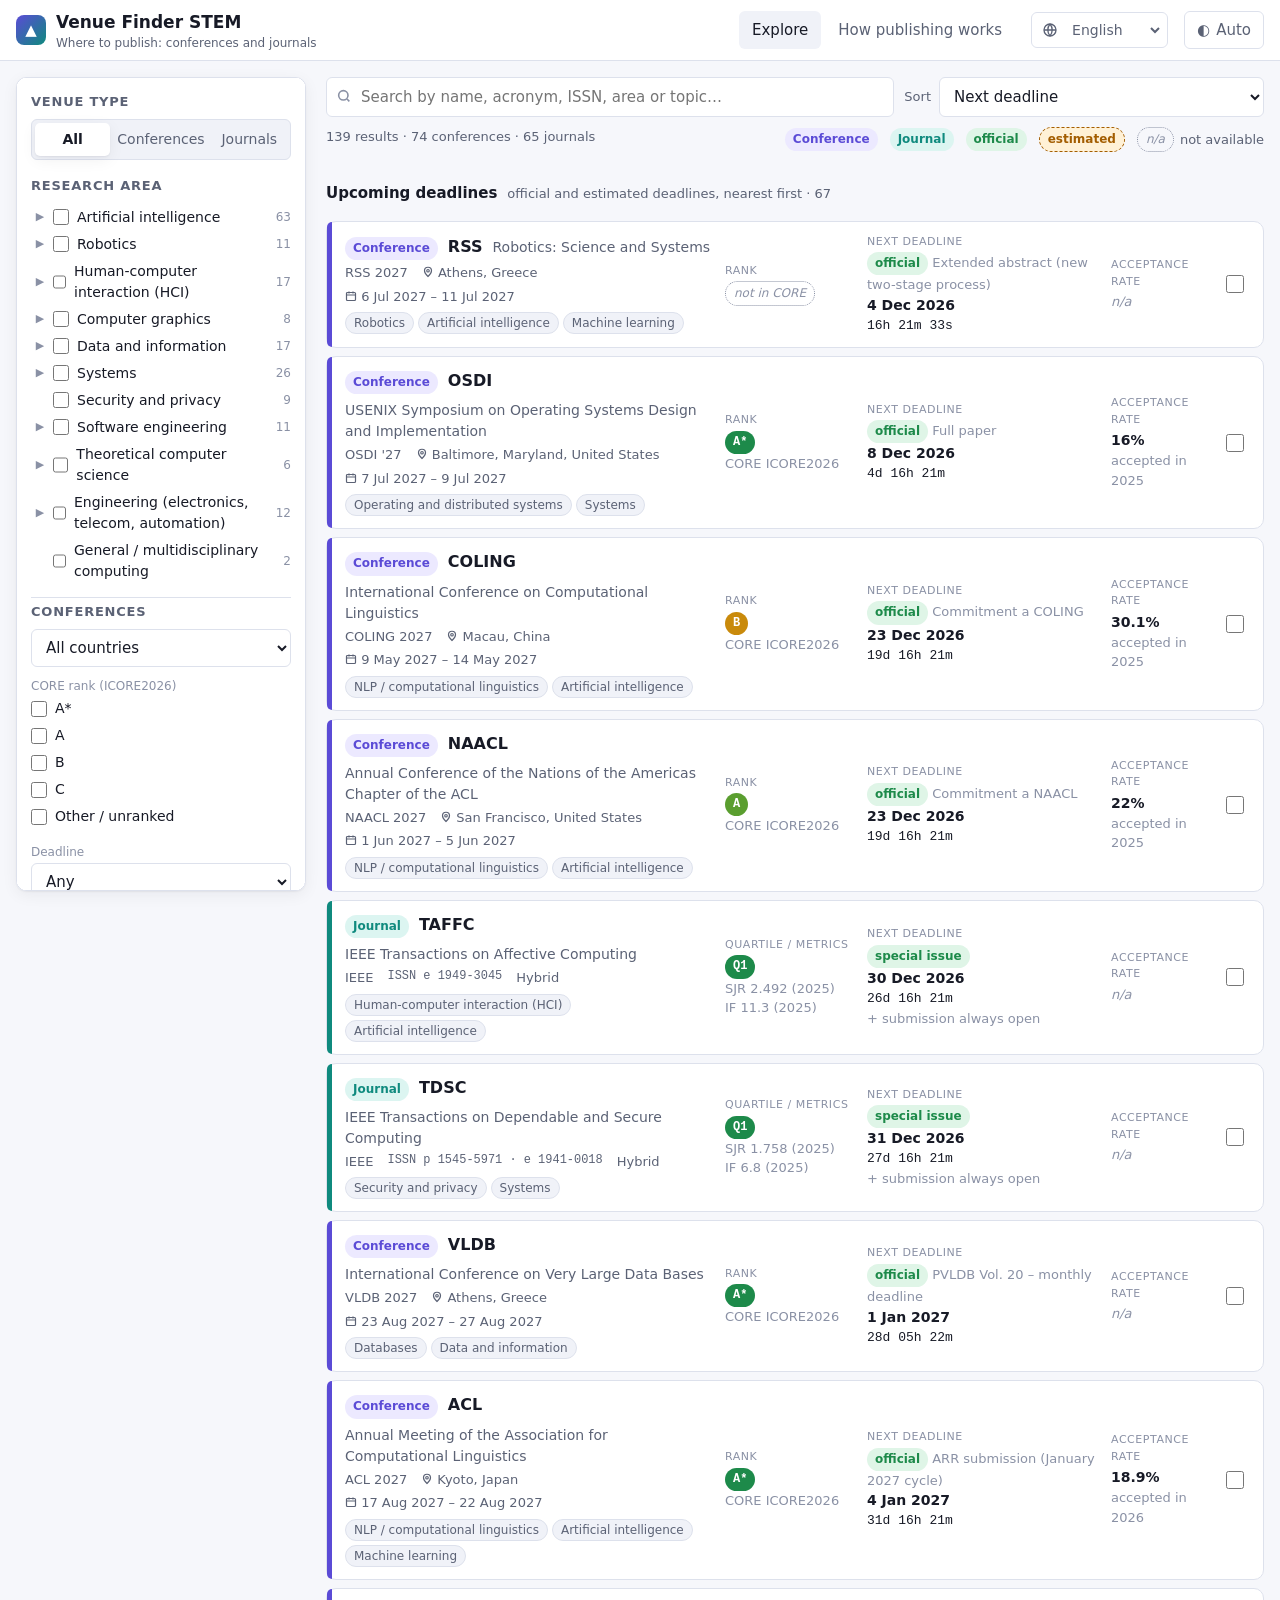
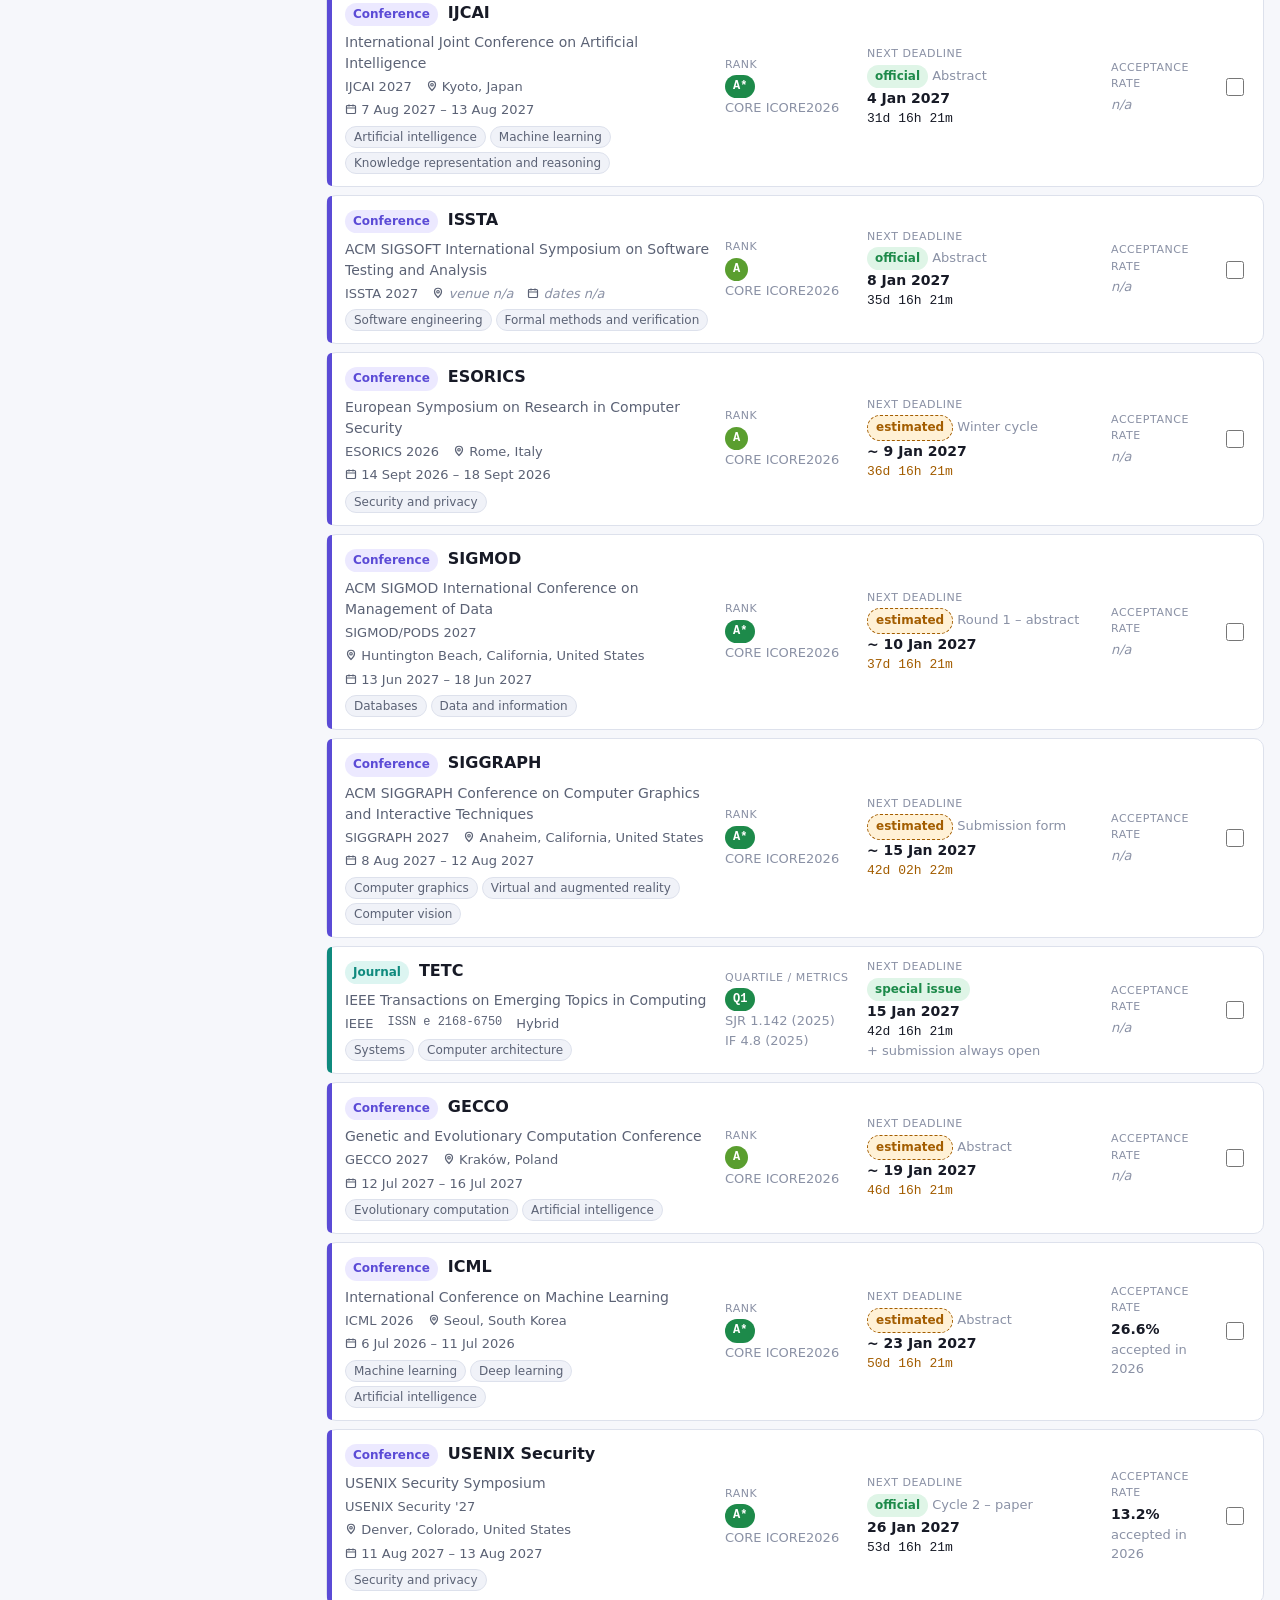
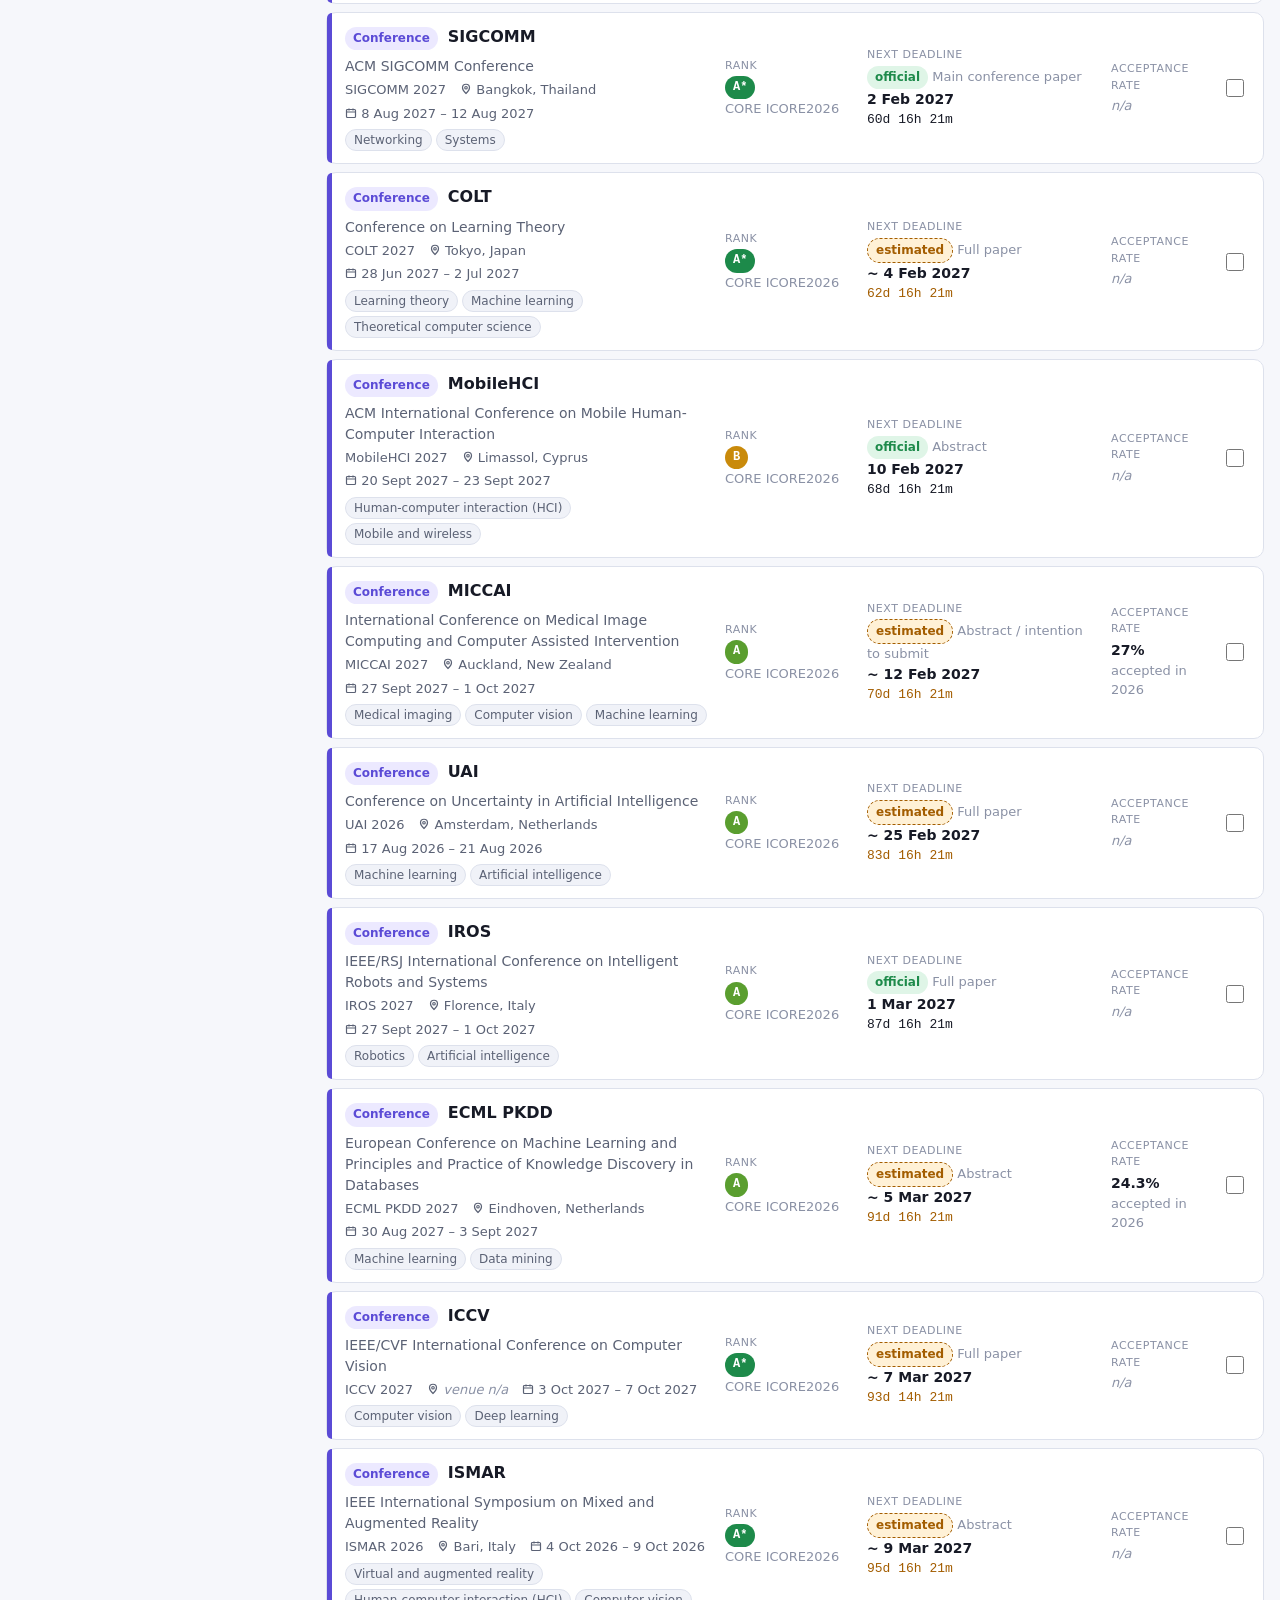
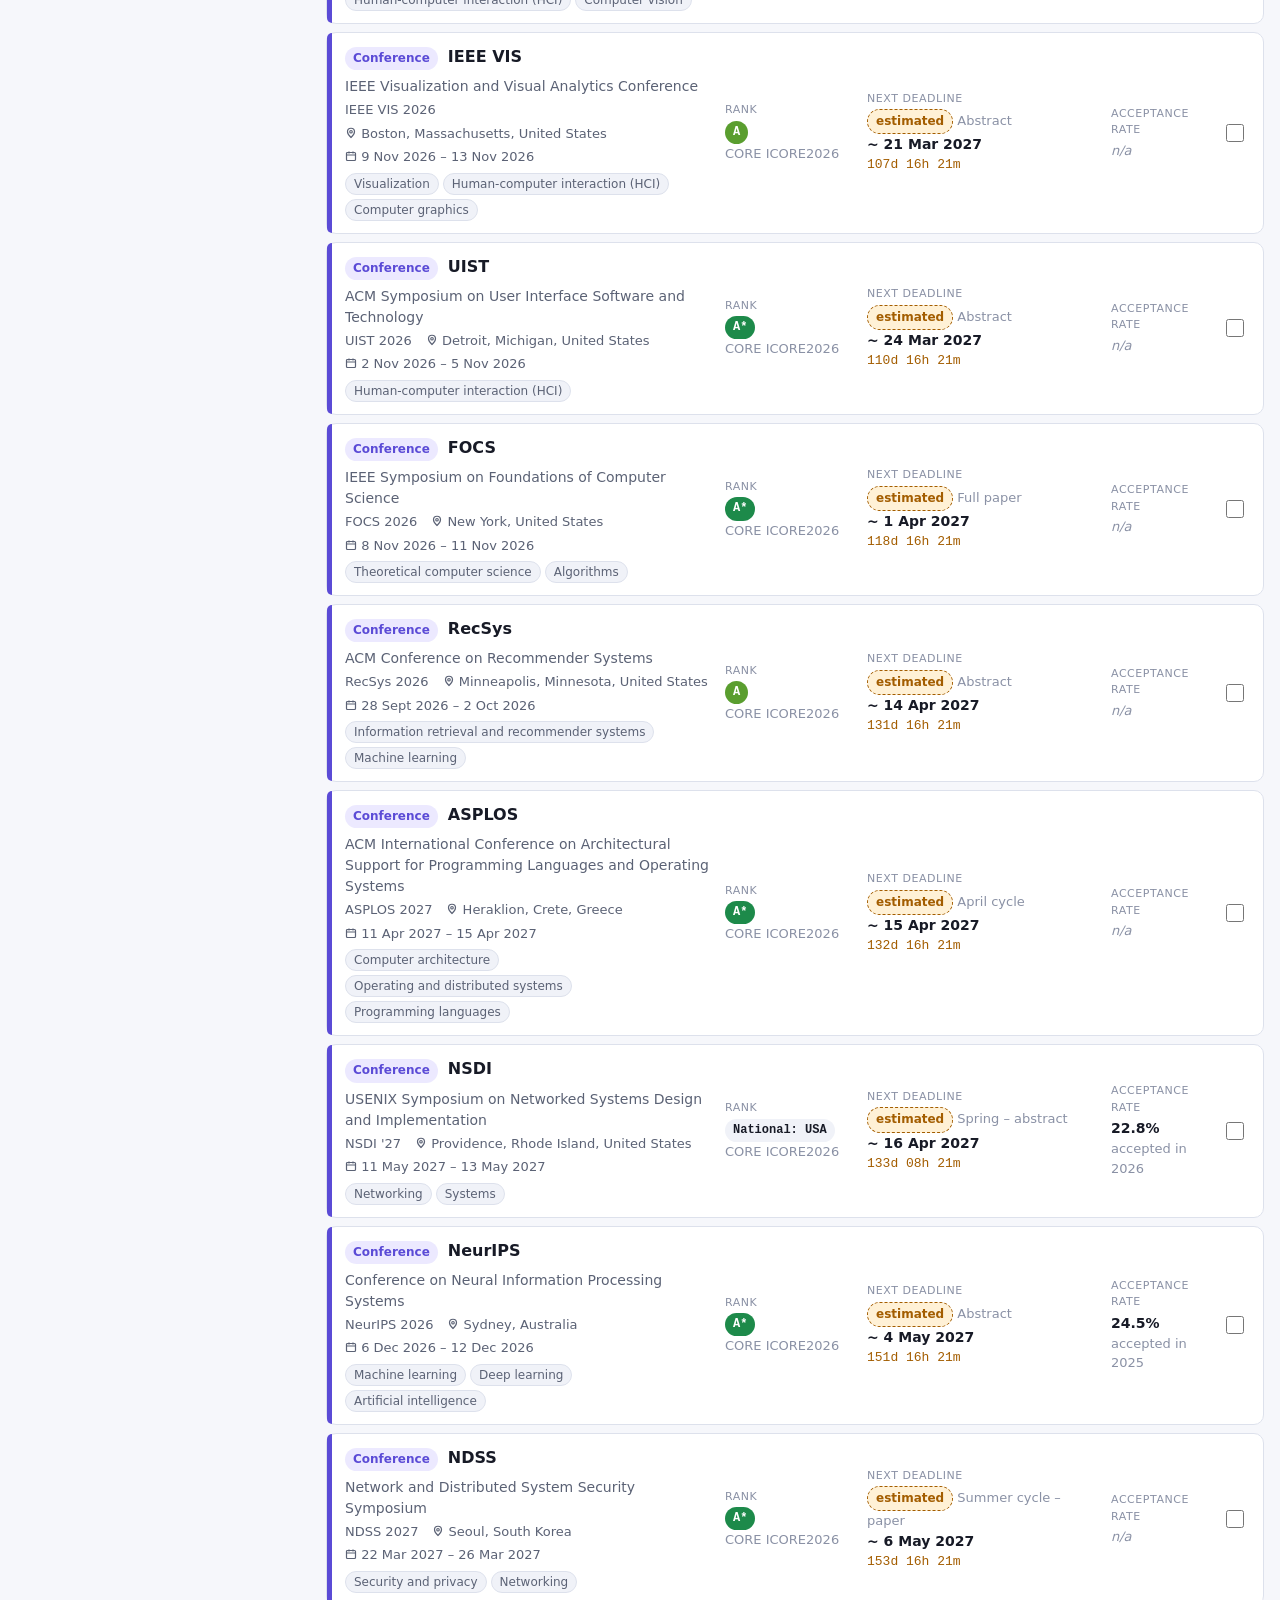
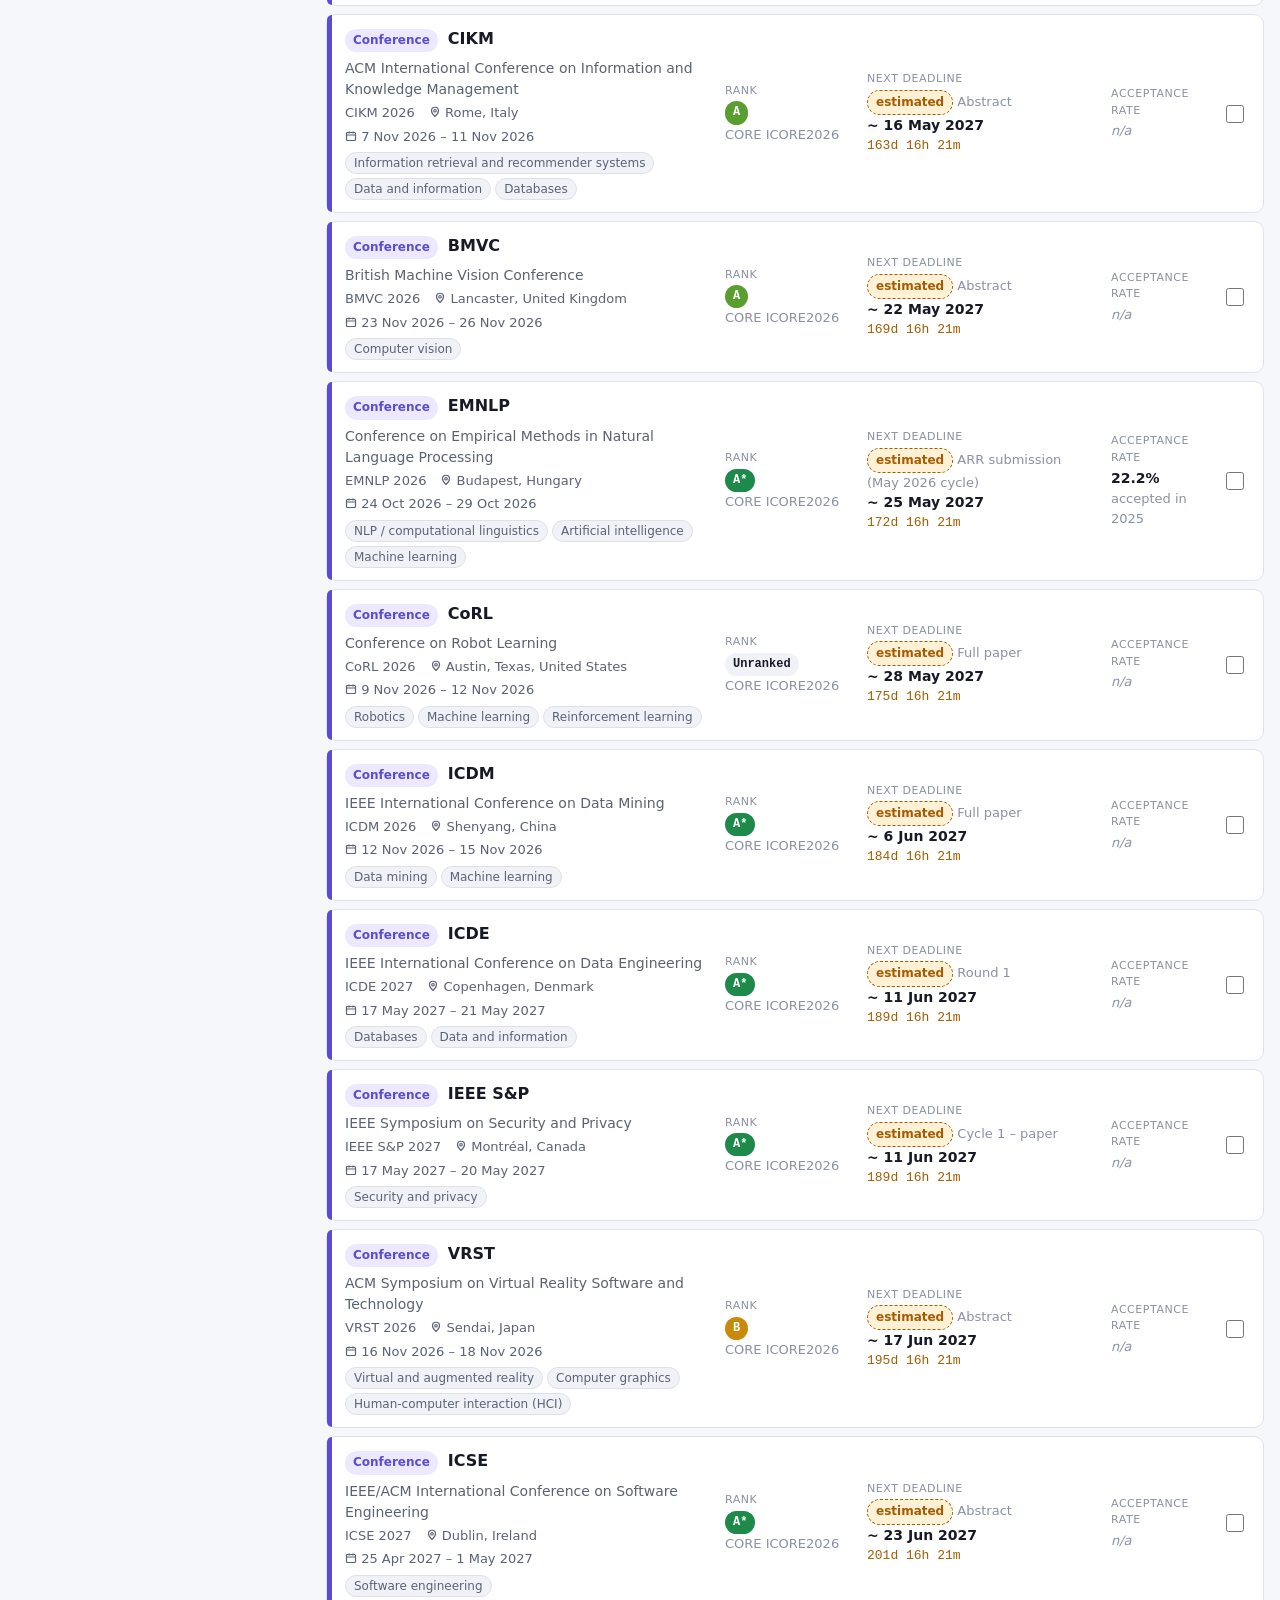
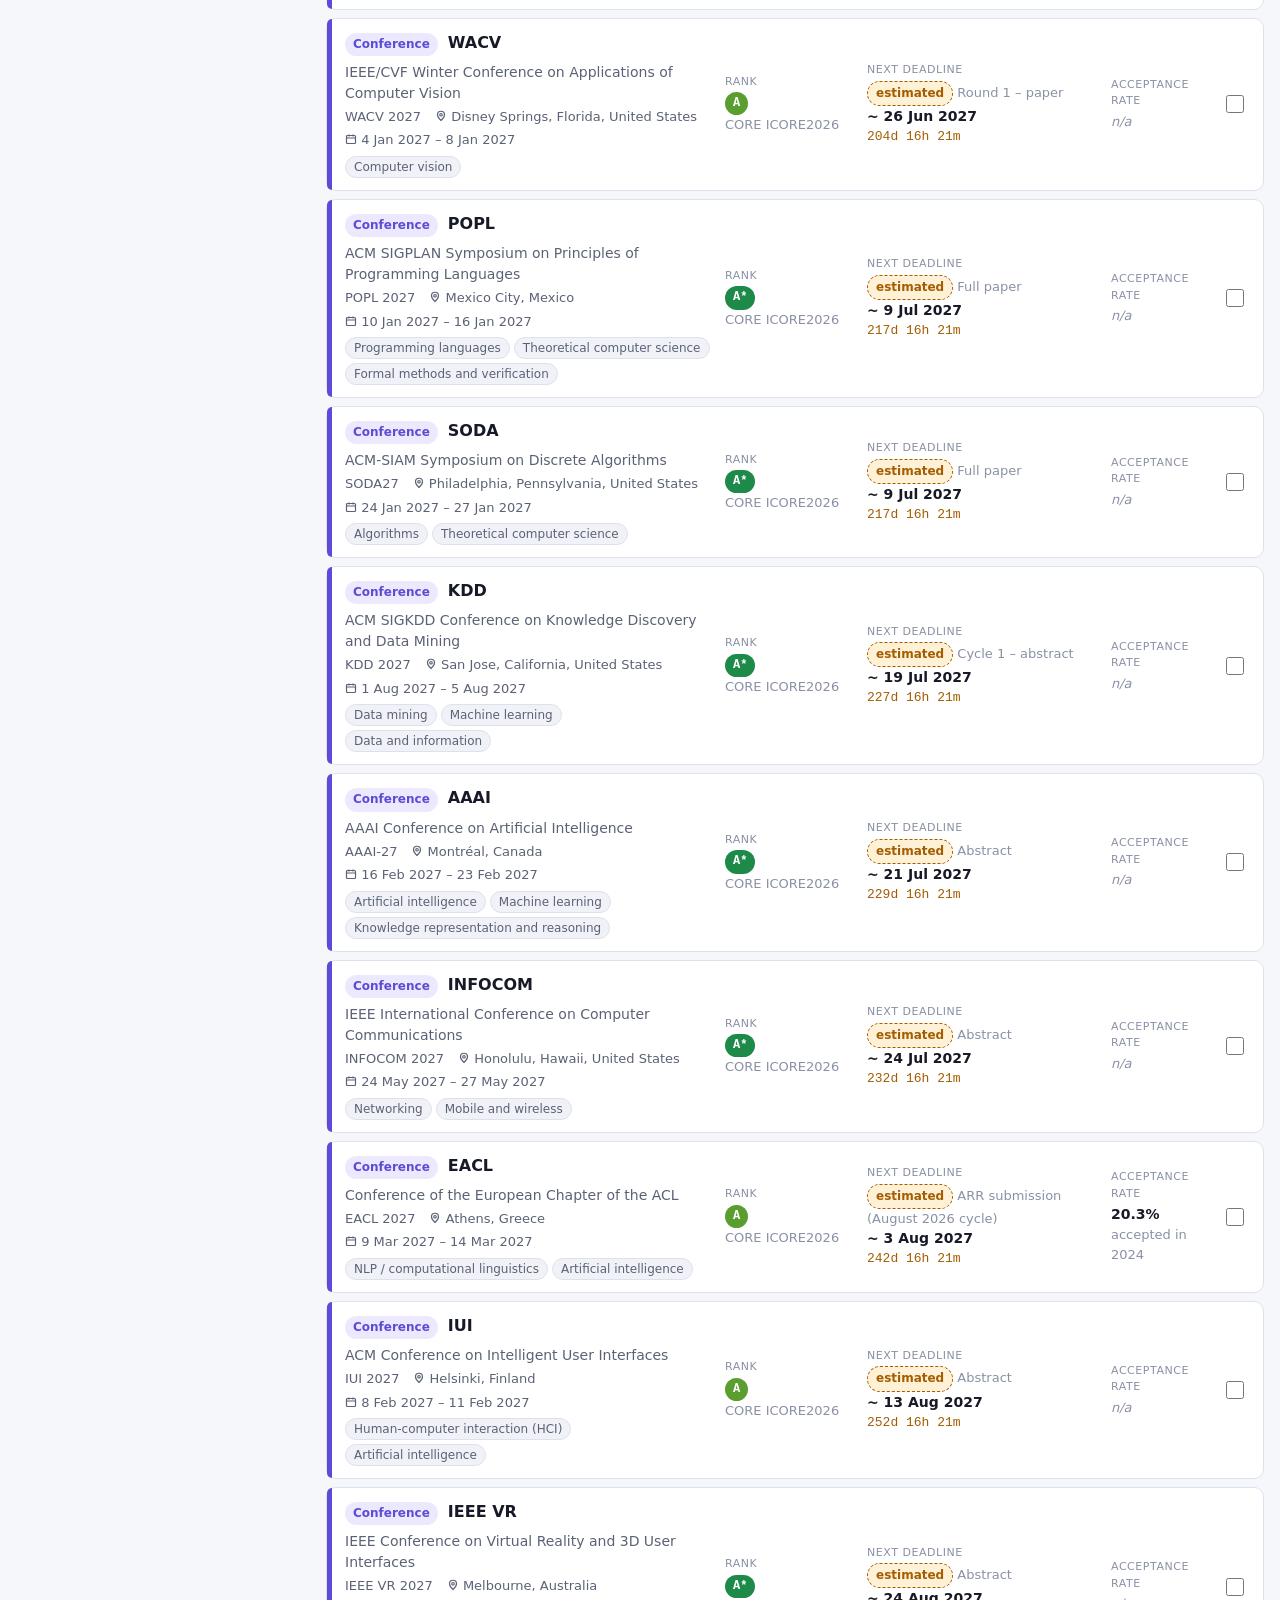
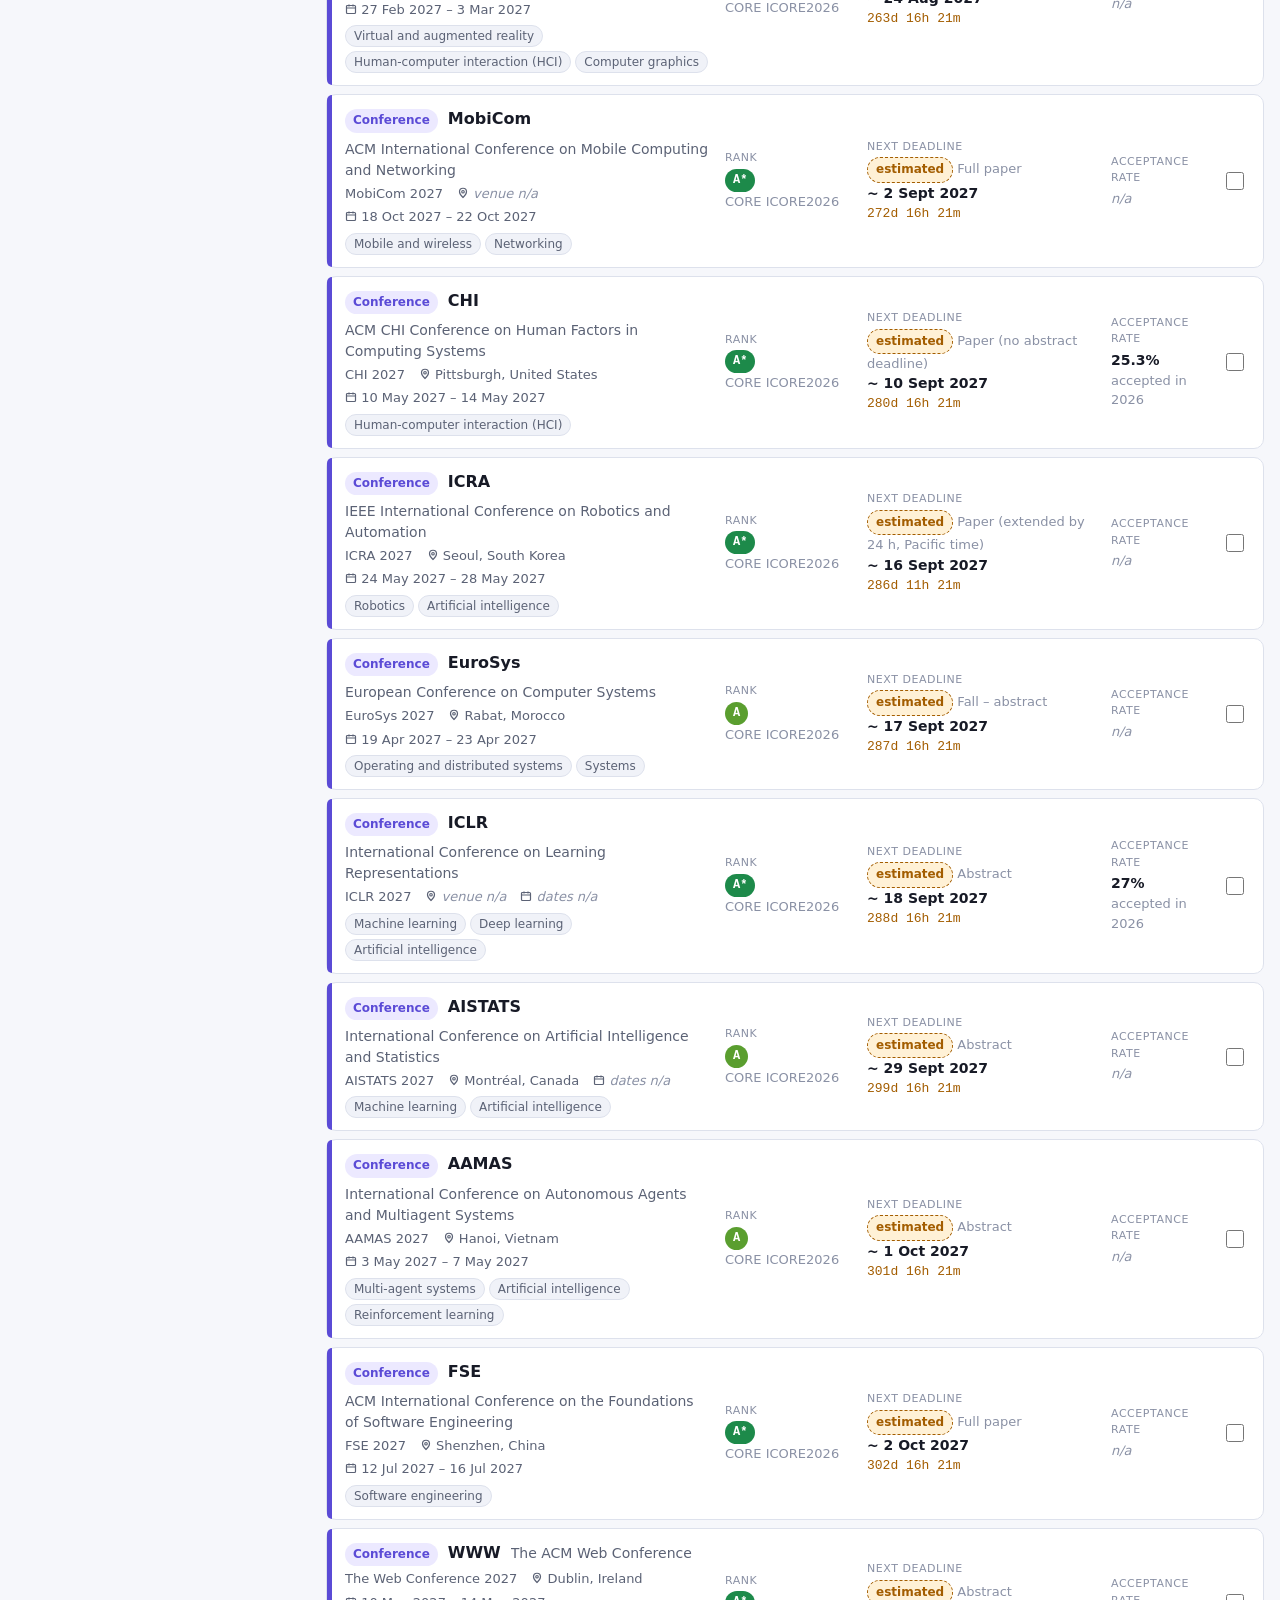
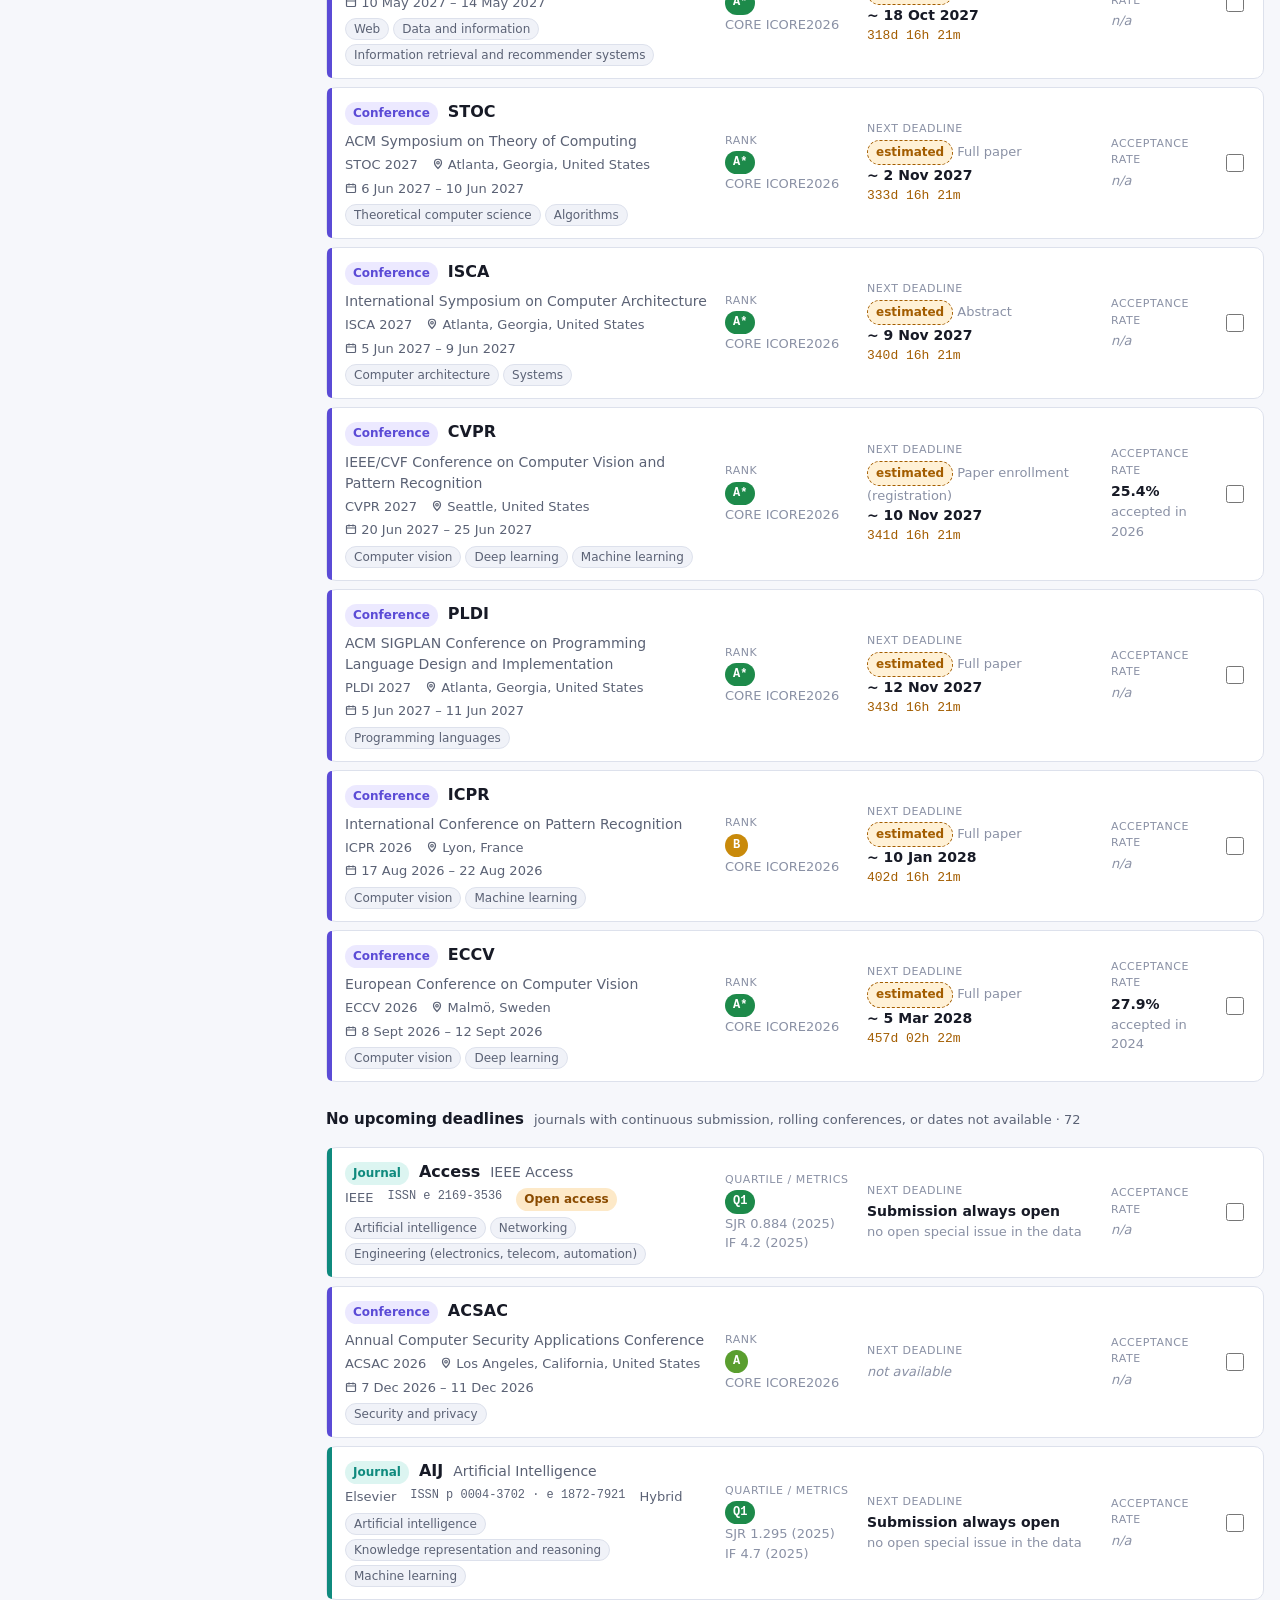
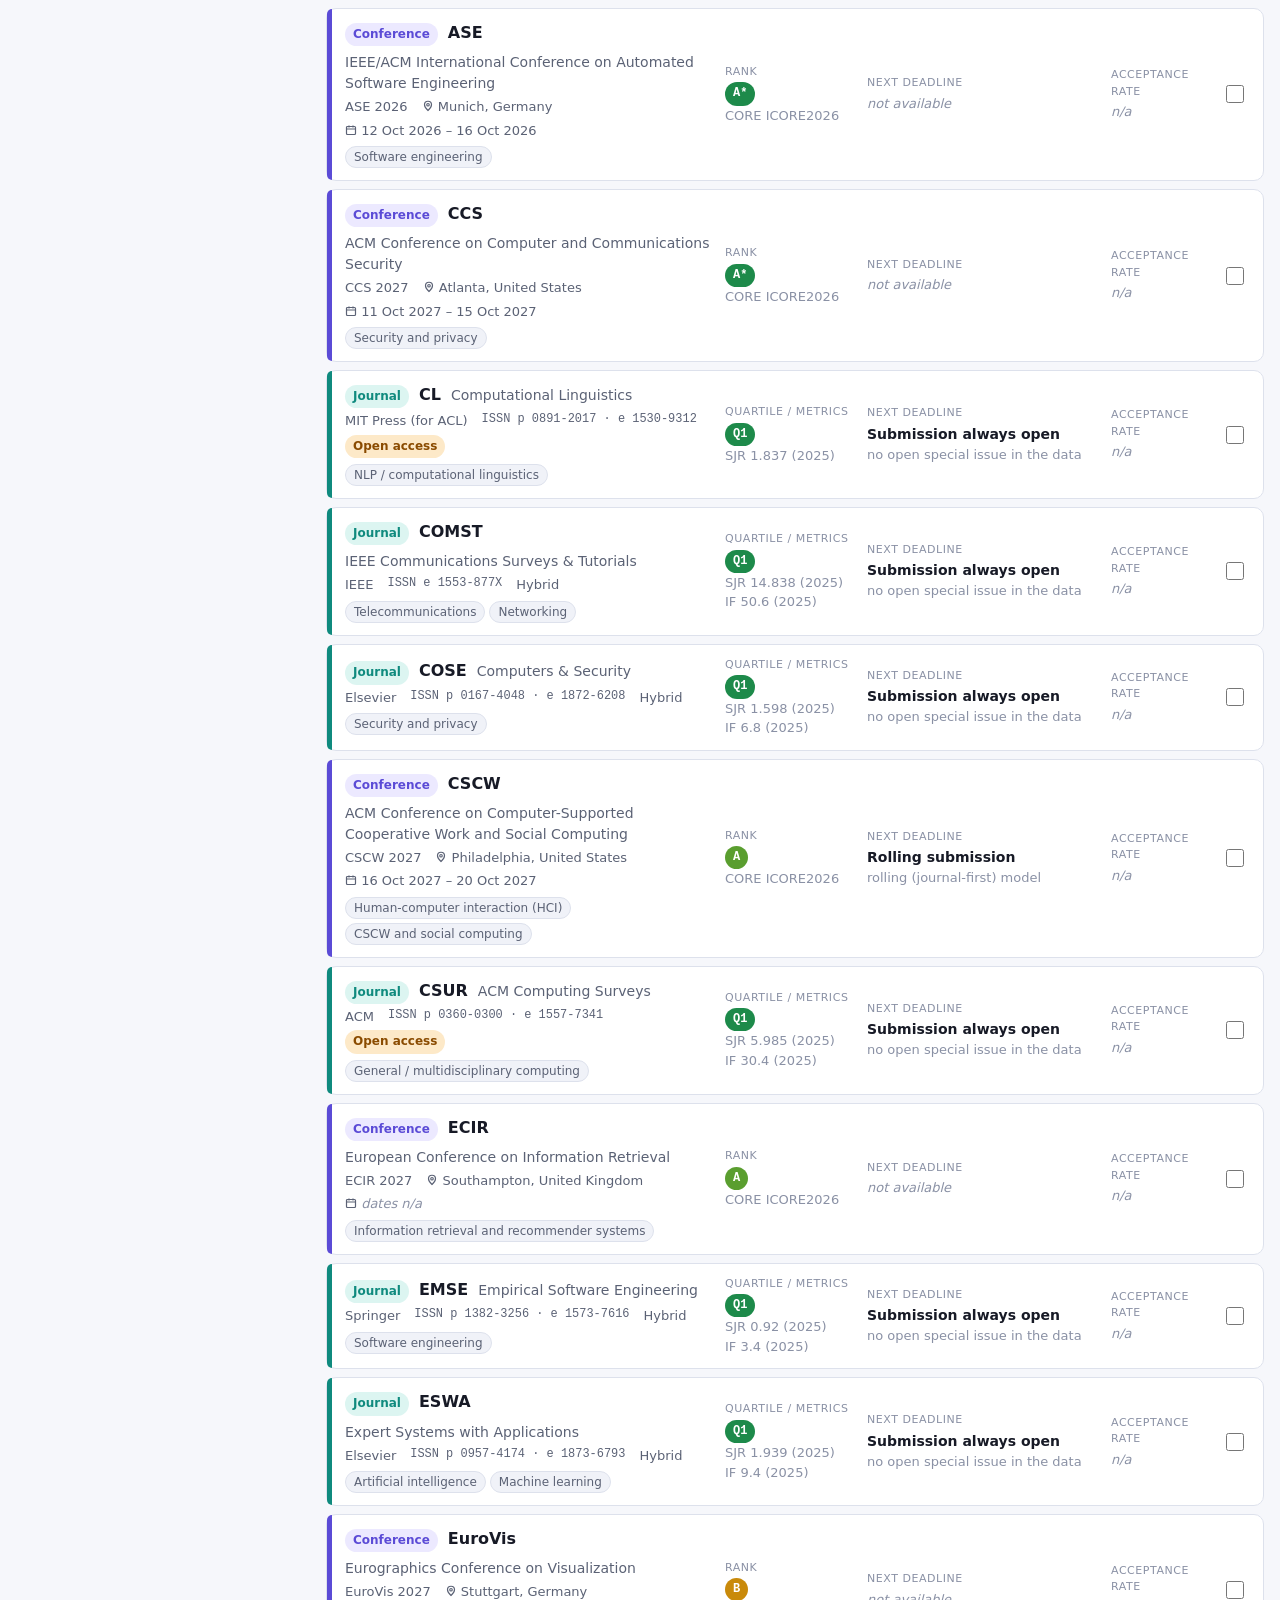
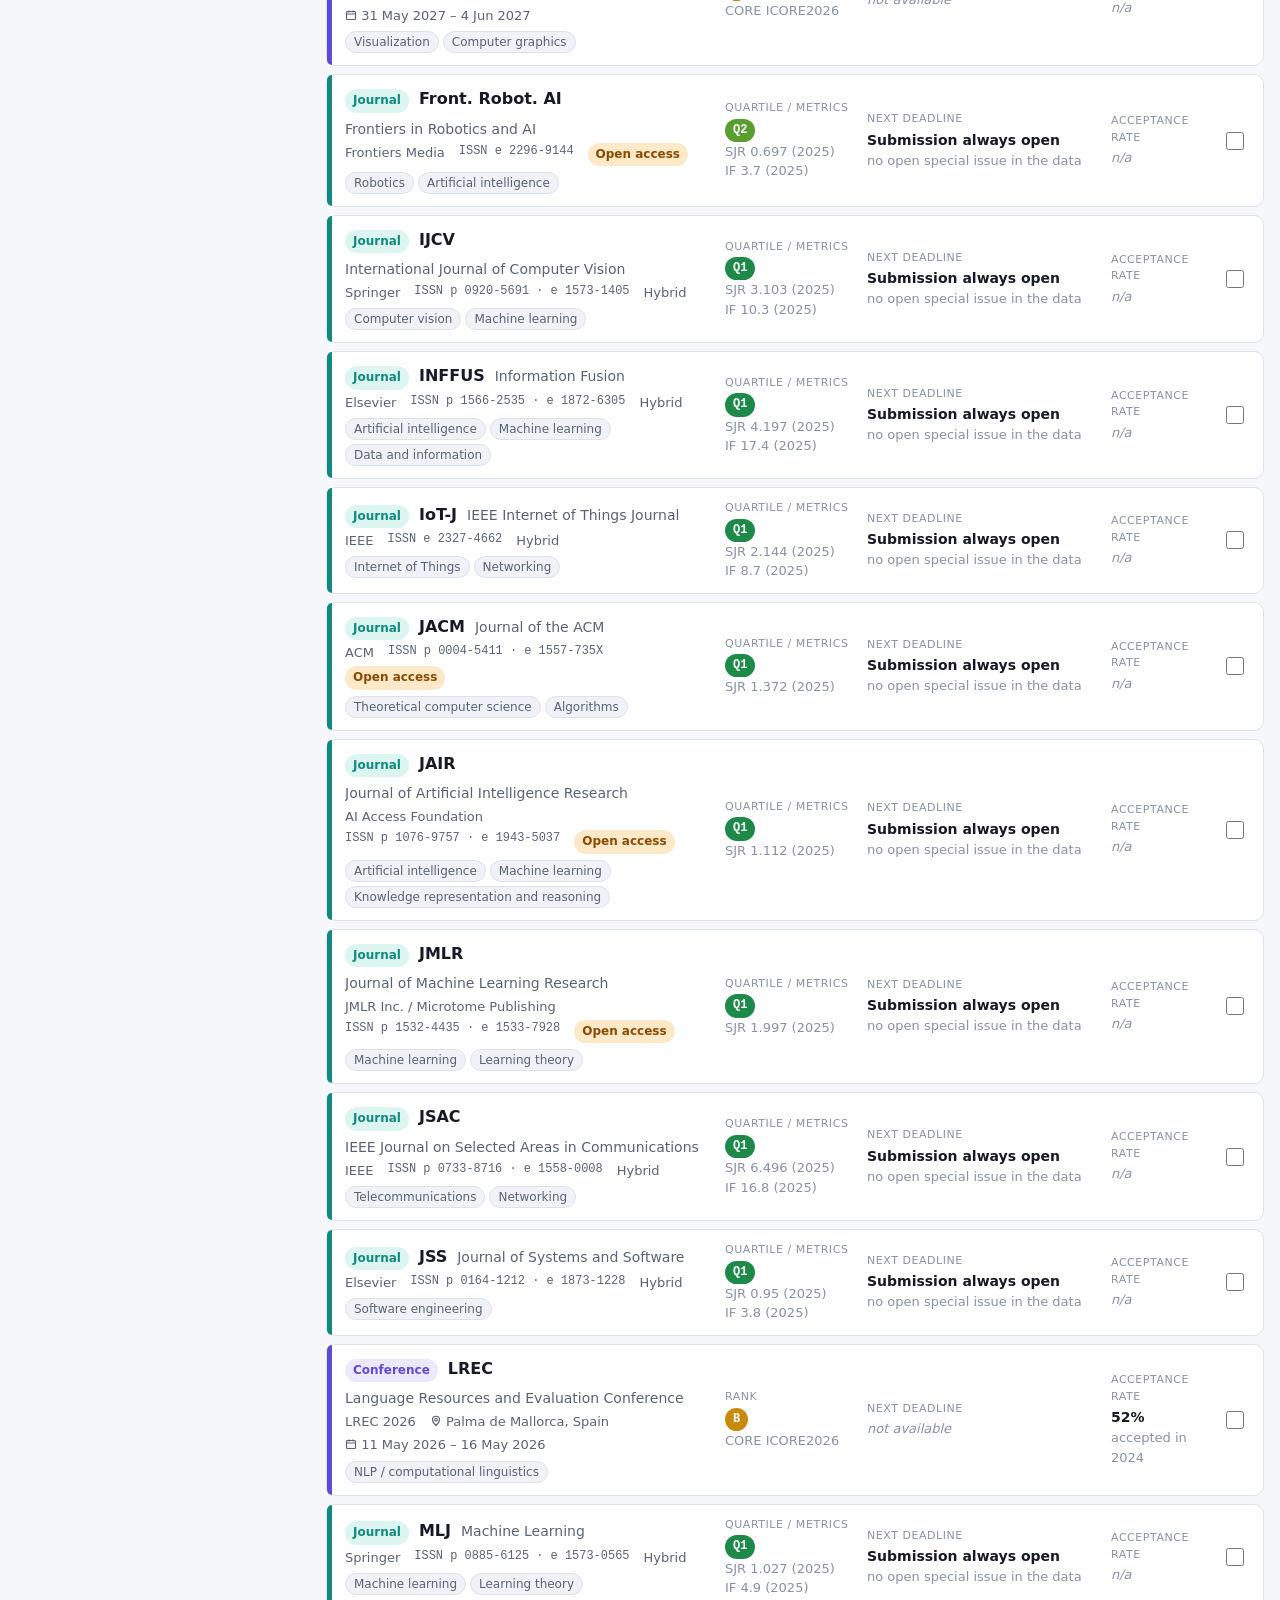
<file: index.html>
<!doctype html>
<html lang="en">
<head>
  <meta charset="utf-8">
  <meta name="viewport" content="width=device-width, initial-scale=1">
  <title>Venue Finder STEM</title>
  <meta name="description" content="Find STEM conferences and journals to publish in: rankings, quartiles, live deadlines, topics and acceptance-rate history, with verified sources.">
  <link rel="icon" href="data:image/svg+xml,%3Csvg xmlns='http://www.w3.org/2000/svg' viewBox='0 0 32 32'%3E%3Crect width='32' height='32' rx='8' fill='%235b4bd6'/%3E%3Cpath d='M9 22l7-12 7 12' stroke='white' stroke-width='3' fill='none' stroke-linecap='round' stroke-linejoin='round'/%3E%3C/svg%3E">
  <script>
    // Apply the saved theme before first paint.
    try { const t = localStorage.getItem("vf-theme"); if (t === "light" || t === "dark") document.documentElement.dataset.theme = t; } catch (e) {}
  </script>
  <link rel="stylesheet" href="assets/css/style.css?v=20261022a">
</head>
<body>
  <a class="skip-link" href="#results" data-i18n="skip.results">Skip to results</a>

  <header class="site-header">
    <div class="header-inner">
      <a class="brand" href="./">
        <span class="brand-mark" aria-hidden="true">▲</span>
        <span><span data-i18n="app.title">Venue Finder STEM</span><small data-i18n="app.tagline">Where to publish: conferences and journals</small></span>
      </a>
      <nav class="main-nav" data-i18n-attr="aria-label:nav.aria" aria-label="Main navigation">
        <a href="./" aria-current="page" data-i18n="nav.explore">Explore</a>
        <a href="guide.html" data-i18n="nav.guide">How publishing works</a>
      </nav>
      <label class="lang-picker" data-i18n-attr="title:lang.label" title="Language">
        <svg width="16" height="16" viewBox="0 0 24 24" fill="none" stroke="currentColor" stroke-width="2" aria-hidden="true"><circle cx="12" cy="12" r="9"/><path d="M3 12h18M12 3a14 14 0 0 1 0 18M12 3a14 14 0 0 0 0 18"/></svg>
        <span class="sr-only" data-i18n="lang.label">Language</span>
        <select id="lang-select" class="lang-select"></select>
      </label>
      <button class="icon-btn" id="theme-btn" type="button" aria-label="Theme">
        <span aria-hidden="true" id="theme-icon">◐</span><span class="lbl" id="theme-label">Auto</span>
      </button>
    </div>
  </header>

  <div class="layout">
    <aside class="filters" id="filters" data-i18n-attr="aria-label:filters.aria" aria-label="Filters">
      <h2 data-i18n="f.type">Venue type</h2>
      <div class="segmented" role="group" data-i18n-attr="aria-label:f.type" aria-label="Venue type" id="type-seg">
        <button type="button" data-type="all" aria-pressed="true" data-i18n="type.all">All</button>
        <button type="button" data-type="conference" aria-pressed="false" data-i18n="type.conferences">Conferences</button>
        <button type="button" data-type="journal" aria-pressed="false" data-i18n="type.journals">Journals</button>
      </div>

      <h2 data-i18n="f.area">Research area</h2>
      <ul class="tag-tree" id="tag-tree"></ul>

      <div class="filter-group" id="conf-filters">
        <h2 data-i18n="f.conferences">Conferences</h2>
        <label class="sr-only" for="f-country" data-i18n="f.country">Country</label>
        <select id="f-country"><option value="" data-i18n="f.allCountries">All countries</option></select>
        <div style="margin-top:10px" role="group" data-i18n-attr="aria-label:f.coreRank" aria-label="CORE rank">
          <div class="faint" style="font-size:12px" data-i18n="f.coreRank">CORE rank (ICORE2026)</div>
          <div id="f-rank"></div>
        </div>
        <div style="margin-top:10px">
          <label class="faint" style="font-size:12px" for="f-deadline" data-i18n="f.deadline">Deadline</label>
          <select id="f-deadline">
            <option value="" data-i18n="f.dlAny">Any</option>
            <option value="open" data-i18n="f.dlOpen">Open (official upcoming deadline)</option>
            <option value="closed" data-i18n="f.dlClosed">Closed / not yet published</option>
          </select>
        </div>
      </div>

      <div class="filter-group" id="journal-filters">
        <h2 data-i18n="f.journals">Journals</h2>
        <div role="group" data-i18n-attr="aria-label:f.quartile" aria-label="SJR quartile">
          <div class="faint" style="font-size:12px" data-i18n="f.quartile">SJR quartile (best)</div>
          <div id="f-quartile"></div>
        </div>
        <div style="margin-top:10px">
          <label class="faint" style="font-size:12px" for="f-oa" data-i18n="f.oa">Open access</label>
          <select id="f-oa">
            <option value="" data-i18n="f.oaAny">Any model</option>
            <option value="yes" data-i18n="f.oaYes">Yes (fully open access)</option>
            <option value="no" data-i18n="f.oaNo">No (hybrid / subscription)</option>
          </select>
        </div>
        <label class="check" style="margin-top:8px"><input type="checkbox" id="f-si"> <span data-i18n="f.si">Only with open special issues</span></label>
      </div>

      <button class="reset-btn" type="button" id="reset-btn" data-i18n="f.reset">Reset filters</button>
    </aside>

    <main id="main">
      <div class="toolbar">
        <button class="icon-btn filters-toggle" type="button" id="filters-toggle" aria-controls="filters" aria-expanded="false" data-i18n="filters.toggle">☰ Filters</button>
        <div class="search-box">
          <svg width="16" height="16" viewBox="0 0 24 24" fill="none" stroke="currentColor" stroke-width="2.4" aria-hidden="true"><circle cx="11" cy="11" r="7"/><path d="m20 20-3.5-3.5"/></svg>
          <label class="sr-only" for="q" data-i18n="search.label">Search</label>
          <input type="search" id="q" autocomplete="off" data-i18n-attr="placeholder:search.placeholder" placeholder="Search by name, acronym, ISSN, area or topic…">
        </div>
        <div class="sort-box">
          <label for="sort" class="muted" style="font-size:13px" data-i18n="sort.label">Sort</label>
          <select id="sort">
            <option value="deadline" data-i18n="sort.deadline">Next deadline</option>
            <option value="rank" data-i18n="sort.rank">Rank / quartile</option>
            <option value="acceptance" data-i18n="sort.acceptance">Acceptance rate (most selective first)</option>
            <option value="name" data-i18n="sort.name">Name (A–Z)</option>
          </select>
        </div>
        <div class="result-meta">
          <span id="count" aria-live="polite"></span>
          <span class="legend" data-i18n-attr="aria-label:legend.aria" aria-label="Legend">
            <span><span class="badge badge-conf" data-i18n="type.conference">Conference</span></span>
            <span><span class="badge badge-journal" data-i18n="type.journal">Journal</span></span>
            <span><span class="badge badge-official" data-i18n="badge.official">official</span></span>
            <span><span class="badge badge-est" data-i18n="badge.estimated">estimated</span></span>
            <span><span class="badge badge-na" data-i18n="badge.na">n/a</span> <span data-i18n="legend.na">not available</span></span>
          </span>
        </div>
      </div>
      <div id="results" class="results" tabindex="-1"></div>
    </main>
  </div>

  <footer class="site-footer">
    <p id="footer-text"></p>
  </footer>

  <div class="compare-tray" id="compare-tray" hidden>
    <span class="names" id="compare-names"></span>
    <button class="btn" type="button" id="compare-clear" data-i18n="cmp.clear">Clear</button>
    <button class="btn primary" type="button" id="compare-open" data-i18n="cmp.open">Compare</button>
  </div>

  <div class="scrim" id="scrim" hidden></div>
  <aside class="drawer" id="drawer" role="dialog" aria-modal="true" aria-labelledby="drawer-title" hidden></aside>
  <section class="modal" id="compare-modal" role="dialog" aria-modal="true" aria-labelledby="compare-title" hidden></section>

  <noscript><p style="padding:16px">This app requires JavaScript.</p></noscript>
  <script src="assets/js/time.js?v=20261022a"></script>
  <script src="assets/js/i18n.js?v=20261022a"></script>
  <script src="assets/js/charts.js?v=20261022a"></script>
  <script src="assets/js/app.js?v=20261022a"></script>
</body>
</html>
</file>
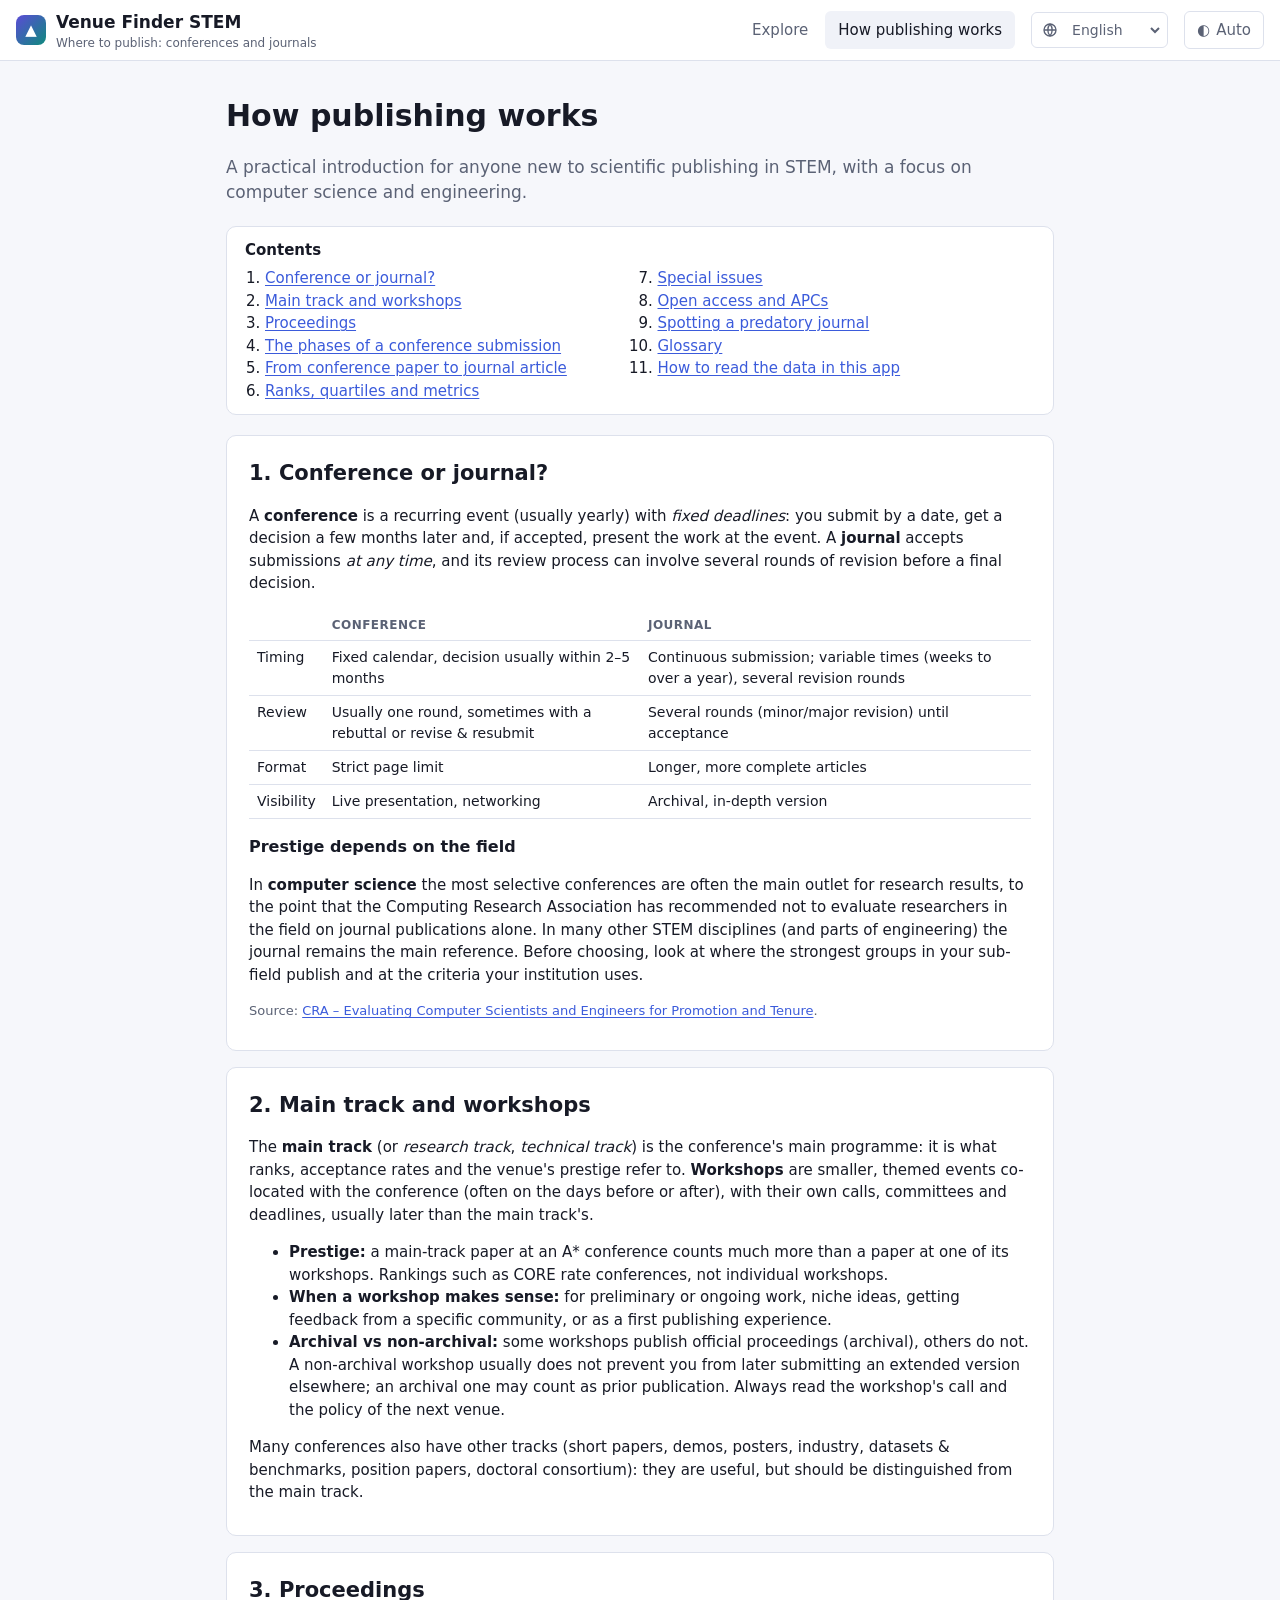
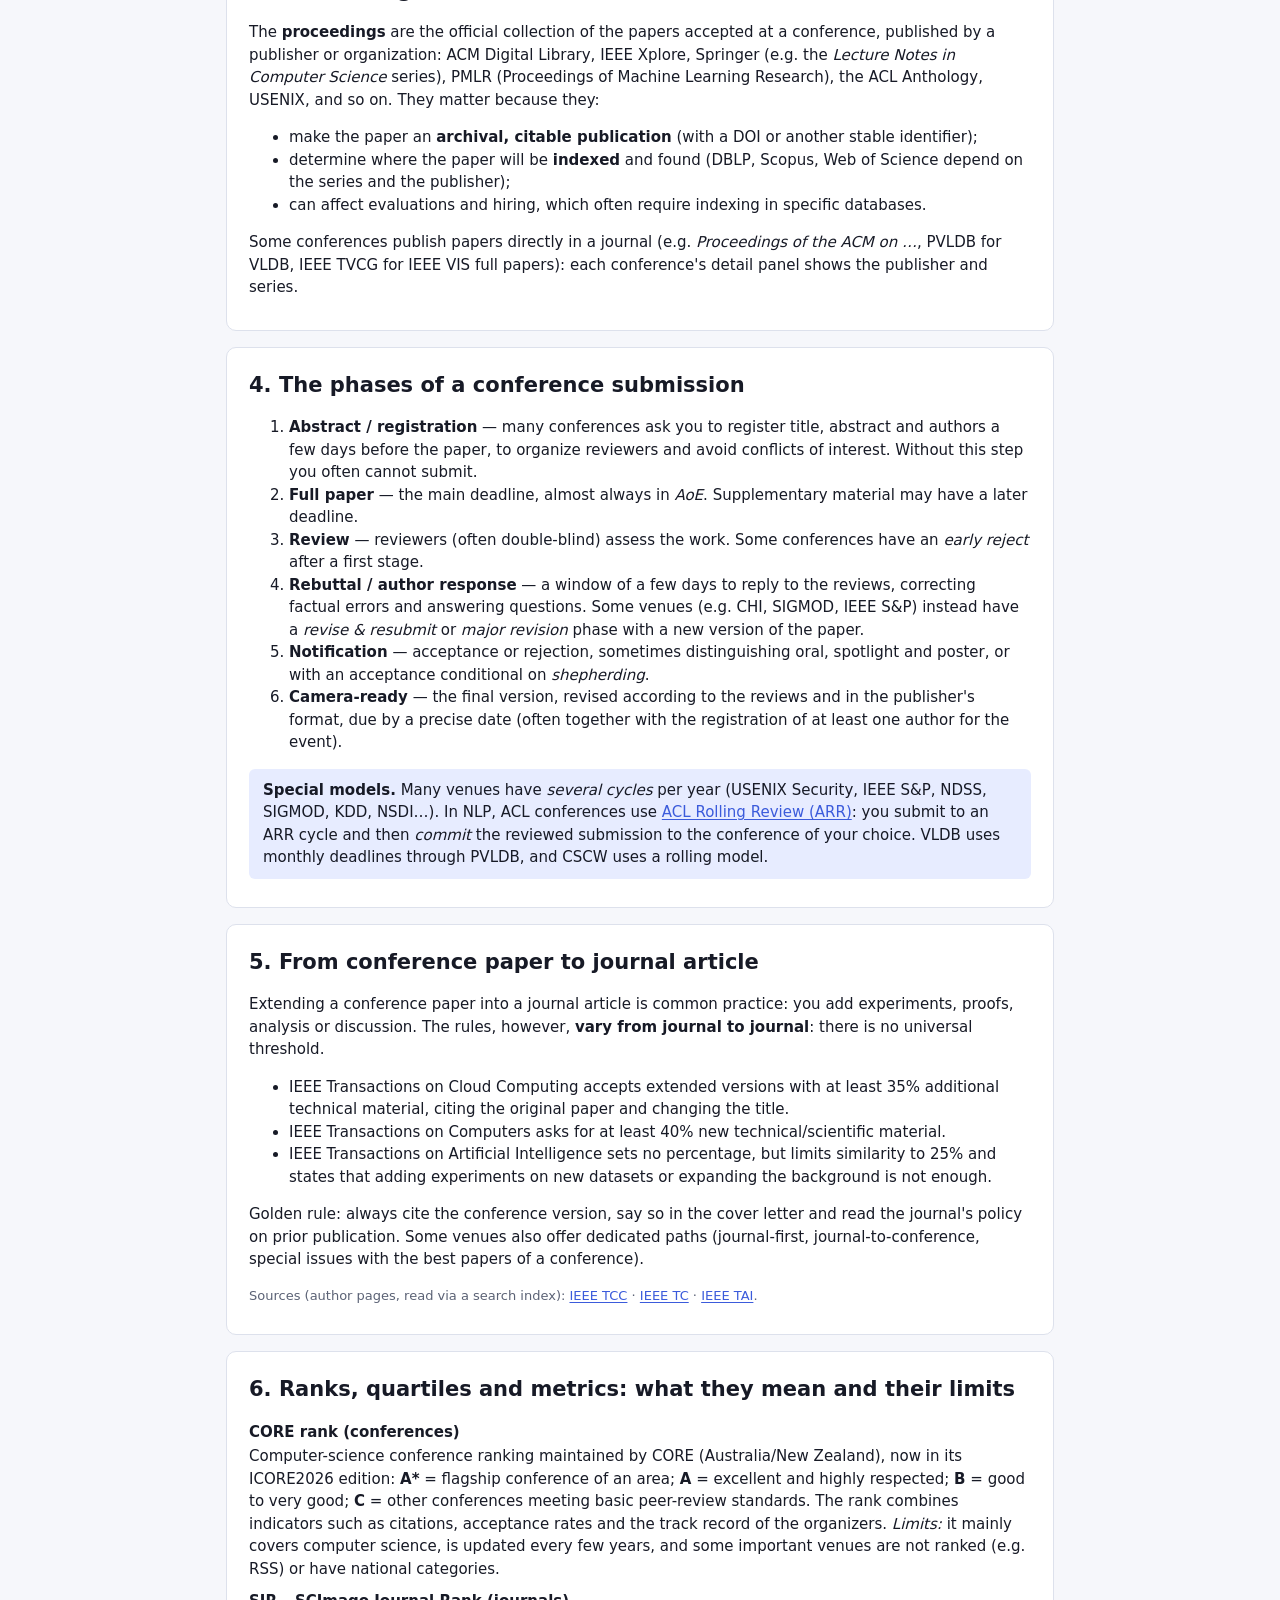
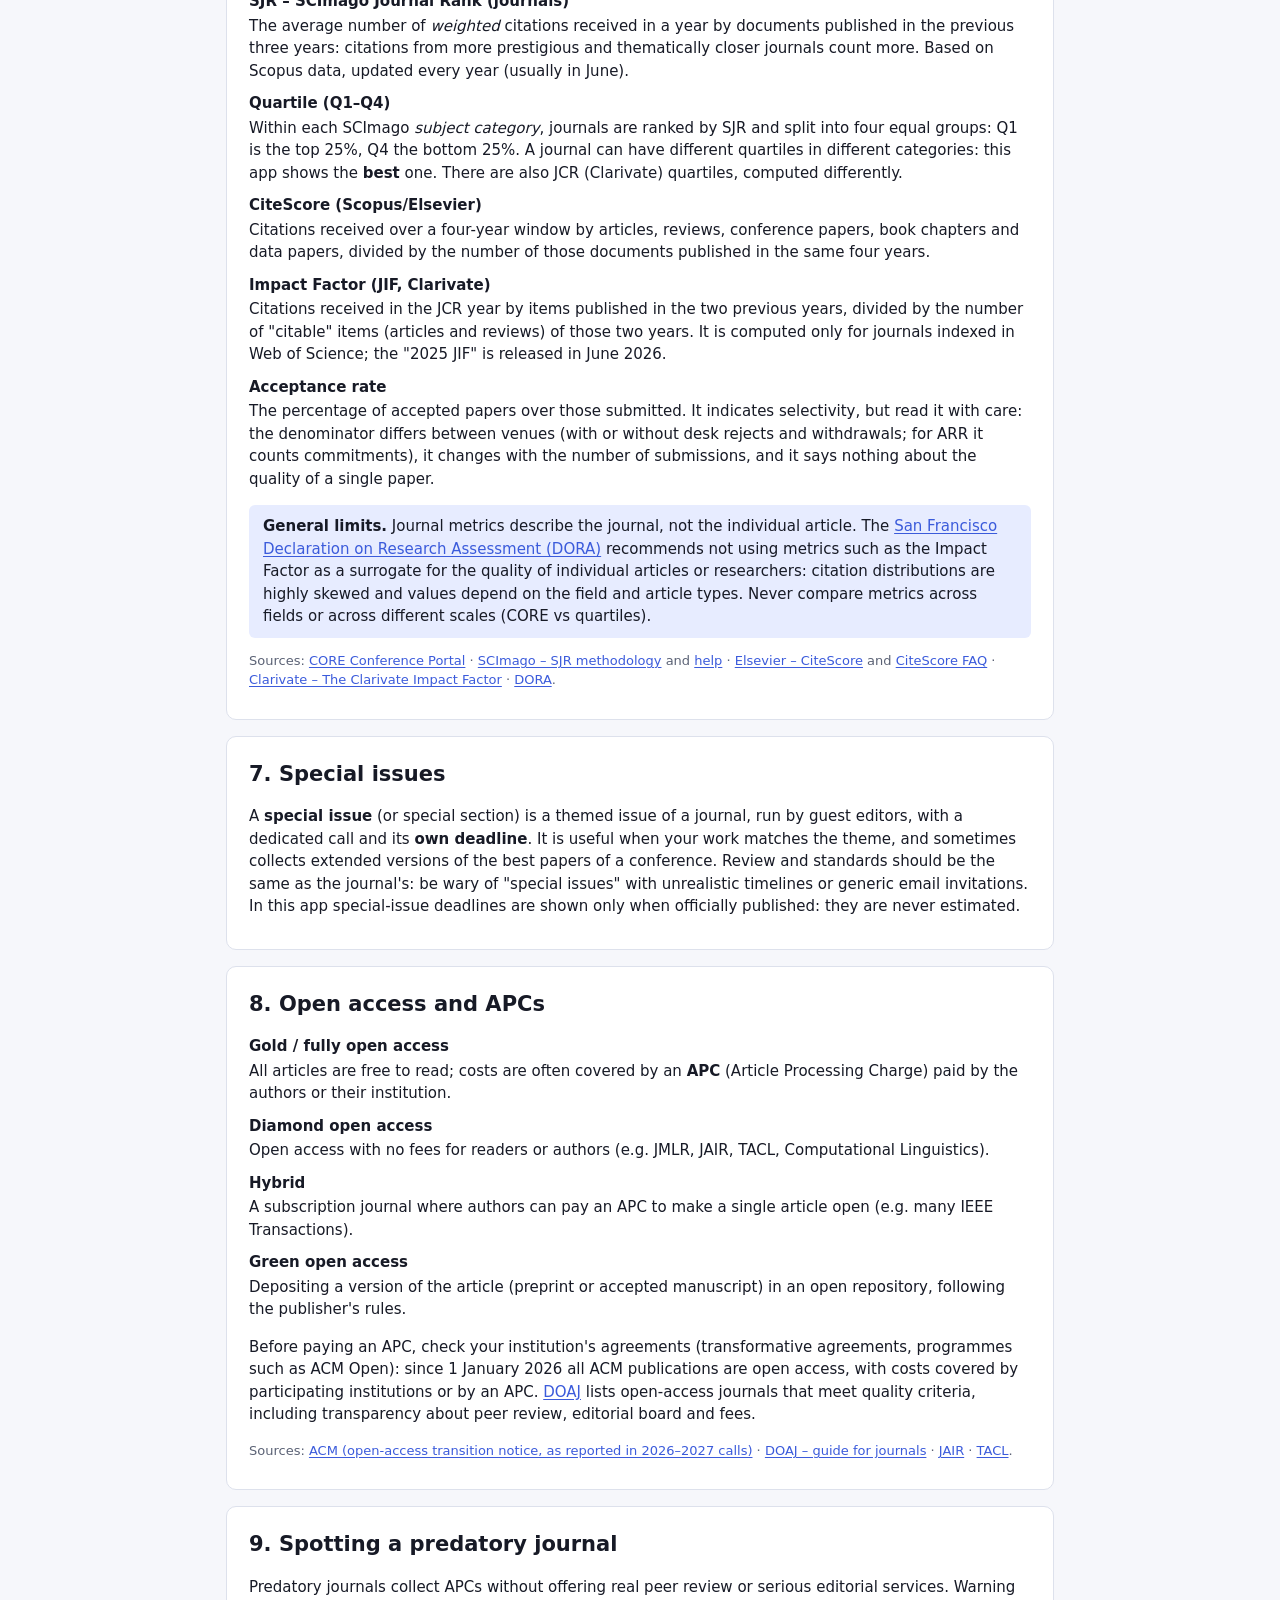
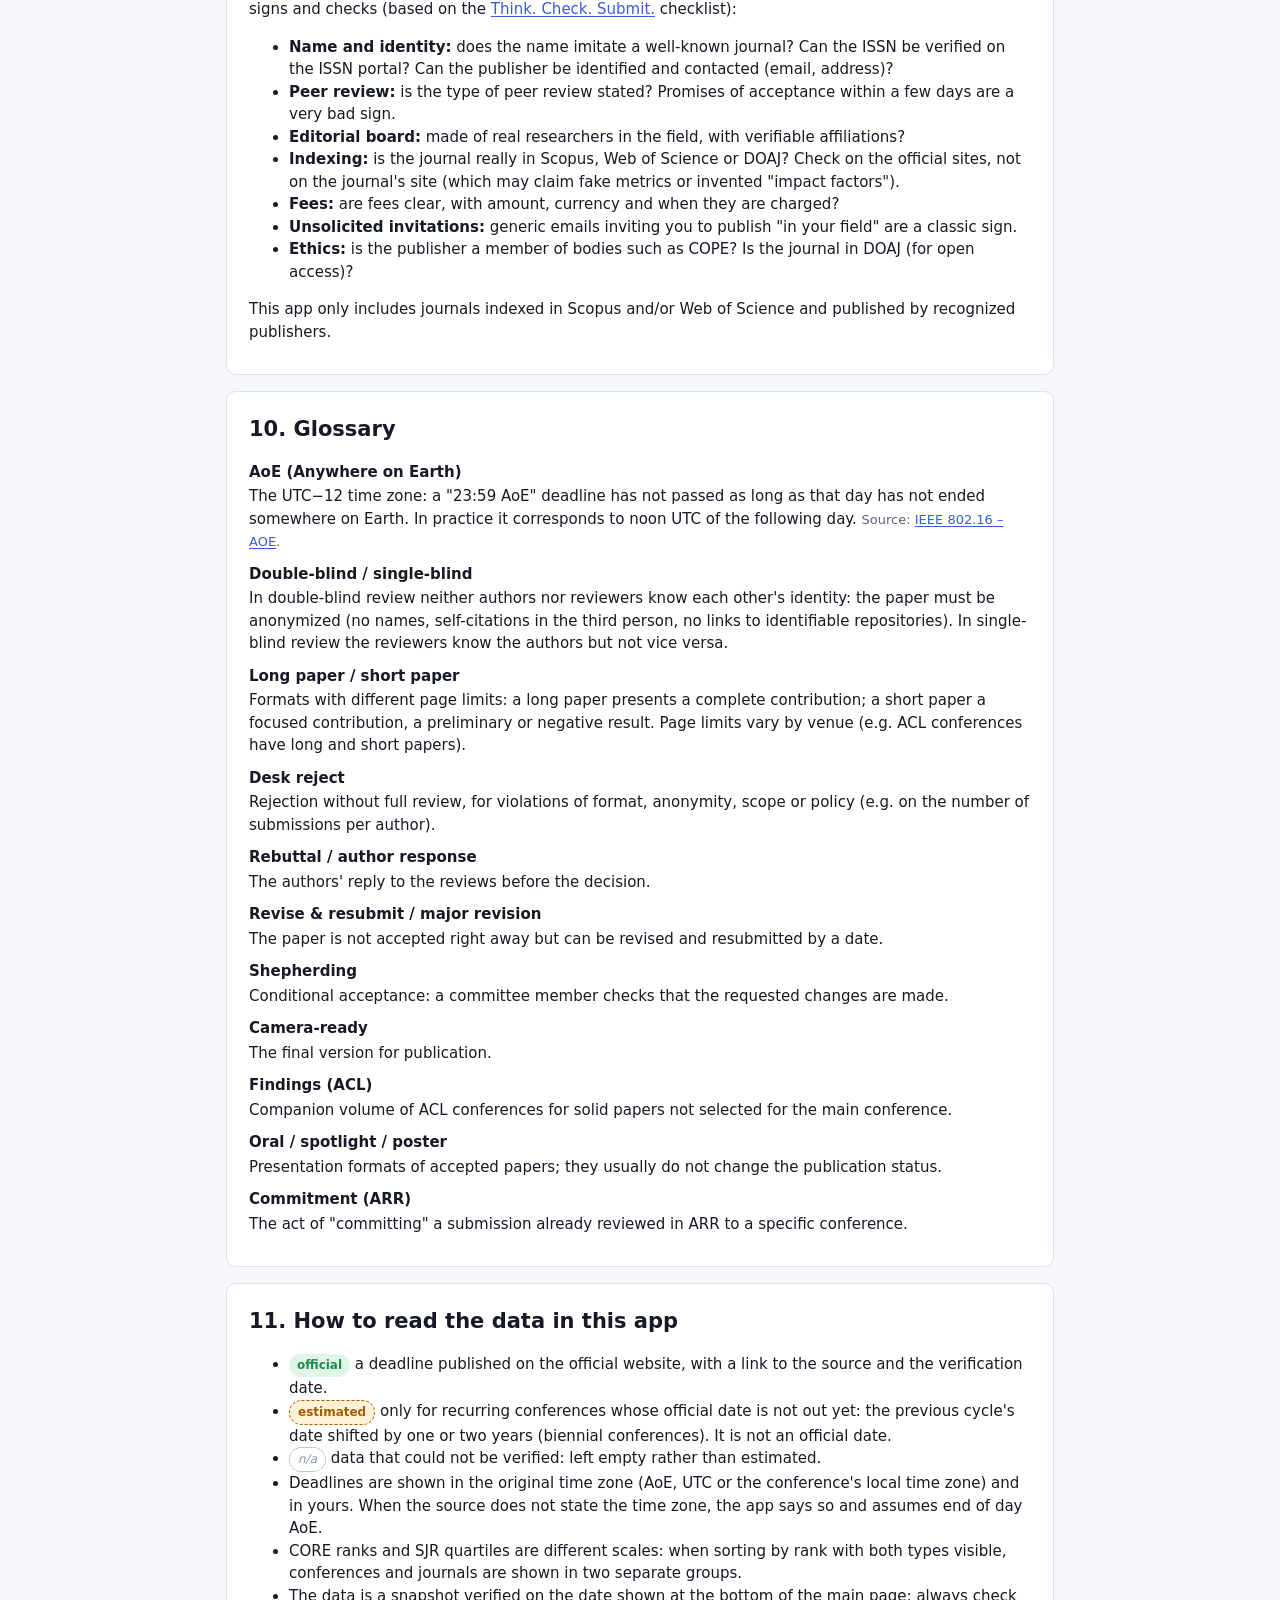
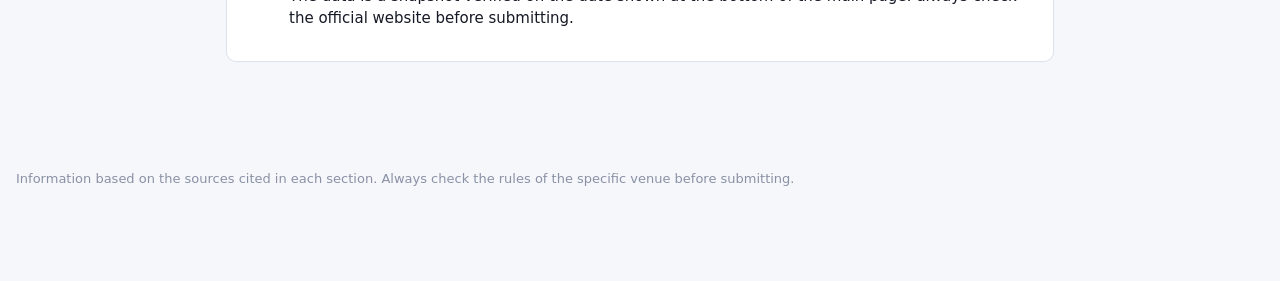
<file: guide.html>
<!doctype html>
<html lang="en">
<head>
  <meta charset="utf-8">
  <meta name="viewport" content="width=device-width, initial-scale=1">
  <title>How publishing works · Venue Finder STEM</title>
  <meta name="description" content="A beginner's guide: conferences and journals, main track and workshops, proceedings, submission phases, metrics (CORE, SJR, quartiles, CiteScore, Impact Factor), open access, predatory journals and a glossary.">
  <link rel="icon" href="data:image/svg+xml,%3Csvg xmlns='http://www.w3.org/2000/svg' viewBox='0 0 32 32'%3E%3Crect width='32' height='32' rx='8' fill='%235b4bd6'/%3E%3Cpath d='M9 22l7-12 7 12' stroke='white' stroke-width='3' fill='none' stroke-linecap='round' stroke-linejoin='round'/%3E%3C/svg%3E">
  <script>
    // Apply the saved theme before first paint.
    try { const t = localStorage.getItem("vf-theme"); if (t === "light" || t === "dark") document.documentElement.dataset.theme = t; } catch (e) {}
  </script>
  <link rel="stylesheet" href="assets/css/style.css?v=20261022a">
</head>
<body>
  <a class="skip-link" href="#content" data-i18n="skip.content">Skip to content</a>
  <header class="site-header">
    <div class="header-inner">
      <a class="brand" href="./">
        <span class="brand-mark" aria-hidden="true">▲</span>
        <span><span data-i18n="app.title">Venue Finder STEM</span><small data-i18n="app.tagline">Where to publish: conferences and journals</small></span>
      </a>
      <nav class="main-nav" data-i18n-attr="aria-label:nav.aria" aria-label="Main navigation">
        <a href="./" data-i18n="nav.explore">Explore</a>
        <a href="guide.html" aria-current="page" data-i18n="nav.guide">How publishing works</a>
      </nav>
      <label class="lang-picker" data-i18n-attr="title:lang.label" title="Language">
        <svg width="16" height="16" viewBox="0 0 24 24" fill="none" stroke="currentColor" stroke-width="2" aria-hidden="true"><circle cx="12" cy="12" r="9"/><path d="M3 12h18M12 3a14 14 0 0 1 0 18M12 3a14 14 0 0 0 0 18"/></svg>
        <span class="sr-only" data-i18n="lang.label">Language</span>
        <select id="lang-select" class="lang-select"></select>
      </label>
      <button class="icon-btn" id="theme-btn" type="button" aria-label="Theme">
        <span aria-hidden="true" id="theme-icon">◐</span><span class="lbl" id="theme-label">Auto</span>
      </button>
    </div>
  </header>

  <main class="guide" id="content" aria-live="polite"></main>

  <footer class="site-footer"><p data-i18n="guide.footer">Information based on the sources cited in each section. Always check the rules of the specific venue before submitting.</p></footer>

  <noscript><p style="padding:16px">This page requires JavaScript.</p></noscript>
  <script src="assets/js/time.js?v=20261022a"></script>
  <script src="assets/js/i18n.js?v=20261022a"></script>
  <script>
    (async function () {
      "use strict";
      try { await I18N.load(); } catch (e) { console.error("Translations not loaded:", e); }
      document.title = I18N.t("guide.title") + " · " + I18N.t("app.title");

      // Guide content is a static HTML fragment per language, English as fallback.
      const main = document.getElementById("content");
      const get = (code) => fetch("assets/guide/" + code + ".html?v=" + I18N.ASSET_VERSION).then((r) => (r.ok ? r.text() : null)).catch(() => null);
      main.innerHTML = (await get(I18N.lang)) || (await get("en")) || "";
      if (location.hash) { const el = document.getElementById(location.hash.slice(1)); if (el) el.scrollIntoView(); }

      // Theme toggle (same behaviour as the main page).
      const order = ["auto", "light", "dark"], icons = { auto: "◐", light: "☀", dark: "☾" };
      let cur = "auto";
      try { cur = localStorage.getItem("vf-theme") || "auto"; } catch (e) {}
      if (order.indexOf(cur) < 0) cur = "auto";
      const btn = document.getElementById("theme-btn");
      function apply() {
        if (cur === "auto") delete document.documentElement.dataset.theme; else document.documentElement.dataset.theme = cur;
        const name = I18N.t("theme." + cur);
        document.getElementById("theme-label").textContent = name;
        document.getElementById("theme-icon").textContent = icons[cur];
        btn.setAttribute("aria-label", I18N.t("theme.aria", { name: name }));
      }
      apply();
      btn.addEventListener("click", function () {
        cur = order[(order.indexOf(cur) + 1) % order.length];
        try { if (cur === "auto") localStorage.removeItem("vf-theme"); else localStorage.setItem("vf-theme", cur); } catch (e) {}
        apply();
      });
    })();
  </script>
</body>
</html>
</file>
<file: assets/css/style.css>
/* ---------- Design tokens ---------- */
:root {
  --bg: #f6f7fb;
  --surface: #ffffff;
  --surface-2: #f0f2f8;
  --border: #dde1ec;
  --text: #171a26;
  --muted: #5b6275;
  --faint: #8a91a5;
  --accent: #3b5bdb;
  --accent-soft: #e7ecff;

  --conf: #5b4bd6;
  --conf-soft: #ece9ff;
  --journal: #0f8a7e;
  --journal-soft: #dcf5f1;

  --ok: #1d8a4a;
  --ok-soft: #dff5e7;
  --warn: #a35d00;
  --warn-soft: #fff1d6;
  --danger: #b42318;
  --danger-soft: #fde7e5;
  --na: #8a91a5;

  --radius: 10px;
  --radius-sm: 6px;
  --shadow: 0 1px 2px rgba(20, 24, 40, .06), 0 4px 16px rgba(20, 24, 40, .06);
  --font: system-ui, -apple-system, "Segoe UI", Roboto, "Helvetica Neue", Arial, sans-serif;
  --mono: ui-monospace, SFMono-Regular, Menlo, Consolas, monospace;
  color-scheme: light;
}

@media (prefers-color-scheme: dark) {
  :root:not([data-theme="light"]) {
    --bg: #0f1117; --surface: #171a23; --surface-2: #1f2330; --border: #2c3142;
    --text: #e8eaf2; --muted: #a3a9bb; --faint: #7c8296; --accent: #8ea2ff; --accent-soft: #232b4d;
    --conf: #a99cff; --conf-soft: #2a2550; --journal: #4fd1c1; --journal-soft: #12352f;
    --ok: #5ad48a; --ok-soft: #173524; --warn: #f2b155; --warn-soft: #3a2a10; --danger: #ff8a7f; --danger-soft: #3d1c19;
    --na: #7c8296; --shadow: 0 1px 2px rgba(0,0,0,.4), 0 4px 16px rgba(0,0,0,.3);
    color-scheme: dark;
  }
}
:root[data-theme="dark"] {
  --bg: #0f1117; --surface: #171a23; --surface-2: #1f2330; --border: #2c3142;
  --text: #e8eaf2; --muted: #a3a9bb; --faint: #7c8296; --accent: #8ea2ff; --accent-soft: #232b4d;
  --conf: #a99cff; --conf-soft: #2a2550; --journal: #4fd1c1; --journal-soft: #12352f;
  --ok: #5ad48a; --ok-soft: #173524; --warn: #f2b155; --warn-soft: #3a2a10; --danger: #ff8a7f; --danger-soft: #3d1c19;
  --na: #7c8296; --shadow: 0 1px 2px rgba(0,0,0,.4), 0 4px 16px rgba(0,0,0,.3);
  color-scheme: dark;
}

/* ---------- Base ---------- */
* { box-sizing: border-box; }
[hidden] { display: none !important; }
.ico { vertical-align: -1px; }
html { -webkit-text-size-adjust: 100%; }
body {
  margin: 0; background: var(--bg); color: var(--text); font-family: var(--font);
  font-size: 15px; line-height: 1.5;
}
a { color: var(--accent); text-underline-offset: 2px; }
button, input, select { font: inherit; color: inherit; }
:focus-visible { outline: 2px solid var(--accent); outline-offset: 2px; }
.sr-only { position: absolute; width: 1px; height: 1px; padding: 0; margin: -1px; overflow: hidden; clip: rect(0 0 0 0); white-space: nowrap; border: 0; }
.muted { color: var(--muted); }
.faint { color: var(--faint); }
.mono { font-family: var(--mono); font-size: .92em; }
.skip-link { position: absolute; left: -999px; top: 8px; background: var(--surface); padding: 8px 12px; border-radius: var(--radius-sm); z-index: 100; }
.skip-link:focus { left: 8px; }

/* ---------- Header ---------- */
.site-header {
  position: sticky; top: 0; z-index: 20; background: color-mix(in srgb, var(--surface) 92%, transparent);
  backdrop-filter: blur(8px); border-bottom: 1px solid var(--border);
}
.header-inner { max-width: 1400px; margin: 0 auto; padding: 10px 16px; display: flex; align-items: center; gap: 16px; }
.brand { display: flex; align-items: center; gap: 10px; text-decoration: none; color: var(--text); font-weight: 700; font-size: 17px; }
.brand-mark { width: 30px; height: 30px; border-radius: 8px; background: linear-gradient(135deg, var(--conf), var(--journal)); display: grid; place-items: center; color: #fff; font-size: 15px; }
.brand small { display: block; font-weight: 400; color: var(--muted); font-size: 12px; line-height: 1.2; }
.main-nav { display: flex; gap: 4px; margin-left: auto; }
.main-nav a, .icon-btn {
  text-decoration: none; color: var(--muted); padding: 7px 12px; border-radius: var(--radius-sm); border: 1px solid transparent; background: none; cursor: pointer;
}
.main-nav a[aria-current="page"] { color: var(--text); background: var(--surface-2); }
.main-nav a:hover, .icon-btn:hover { color: var(--text); background: var(--surface-2); }
.icon-btn { display: inline-flex; align-items: center; gap: 6px; border-color: var(--border); }
.main-nav a { white-space: nowrap; }
.brand > span { white-space: nowrap; }
.lang-picker {
  display: inline-flex; align-items: center; gap: 6px; padding: 0 4px 0 10px; height: 36px; flex: none;
  border: 1px solid var(--border); border-radius: var(--radius-sm); color: var(--muted); cursor: pointer;
}
.lang-picker:hover, .lang-picker:focus-within { color: var(--text); background: var(--surface-2); }
.lang-picker select.lang-select {
  width: auto; border: 0; background: transparent; padding: 6px 4px; font-size: 14px; color: inherit; cursor: pointer;
}
.lang-picker select.lang-select:focus-visible { outline: none; }
.lang-picker:focus-within { outline: 2px solid var(--accent); outline-offset: 2px; }

/* ---------- Layout ---------- */
.layout { max-width: 1400px; margin: 0 auto; padding: 16px; display: grid; grid-template-columns: 290px minmax(0, 1fr); gap: 20px; align-items: start; }
.filters { position: sticky; top: 70px; max-height: calc(100vh - 86px); overflow: auto; background: var(--surface); border: 1px solid var(--border); border-radius: var(--radius); padding: 14px; box-shadow: var(--shadow); }
.filters h2 { font-size: 13px; text-transform: uppercase; letter-spacing: .06em; color: var(--muted); margin: 16px 0 8px; }
.filters h2:first-child { margin-top: 0; }
.filters-toggle { display: none; }
.filter-group { border-top: 1px solid var(--border); padding-top: 4px; margin-top: 12px; }
.filter-group[hidden] { display: none; }
.check { display: flex; align-items: center; gap: 8px; padding: 3px 0; cursor: pointer; font-size: 14px; }
.check input { accent-color: var(--accent); width: 16px; height: 16px; margin: 0; }
.check .count { margin-left: auto; color: var(--faint); font-size: 12px; }
select, input[type="search"] {
  width: 100%; padding: 8px 10px; border-radius: var(--radius-sm); border: 1px solid var(--border); background: var(--surface); color: var(--text);
}
.reset-btn { margin-top: 14px; width: 100%; padding: 8px; border-radius: var(--radius-sm); border: 1px solid var(--border); background: var(--surface-2); cursor: pointer; }

.segmented { display: grid; grid-template-columns: repeat(3, 1fr); background: var(--surface-2); border: 1px solid var(--border); border-radius: var(--radius-sm); padding: 3px; gap: 3px; }
.segmented button { border: 0; background: none; padding: 6px 4px; border-radius: 5px; cursor: pointer; color: var(--muted); font-size: 14px; }
.segmented button[aria-pressed="true"] { background: var(--surface); color: var(--text); box-shadow: var(--shadow); font-weight: 600; }

/* Tag tree */
.tag-tree { list-style: none; margin: 0; padding: 0; font-size: 14px; }
.tag-tree ul { list-style: none; margin: 0; padding-left: 18px; border-left: 1px dashed var(--border); margin-left: 7px; }
.tag-row { display: flex; align-items: center; gap: 4px; }
.tag-row .twisty { width: 18px; height: 18px; border: 0; background: none; cursor: pointer; color: var(--faint); padding: 0; font-size: 11px; flex: none; }
.tag-row .twisty[aria-expanded="true"] { transform: rotate(90deg); }
.tag-row .twisty.leaf { visibility: hidden; }
.tag-tree li[data-collapsed="true"] > ul { display: none; }

/* ---------- Toolbar ---------- */
.toolbar { display: flex; flex-wrap: wrap; gap: 10px; align-items: center; margin-bottom: 12px; }
.search-box { flex: 1 1 320px; position: relative; }
.search-box input { padding-left: 34px; height: 40px; font-size: 15px; }
.search-box svg { position: absolute; left: 10px; top: 11px; color: var(--faint); }
.sort-box { display: flex; align-items: center; gap: 8px; }
.sort-box select { width: auto; height: 40px; }
.result-meta { width: 100%; display: flex; flex-wrap: wrap; justify-content: space-between; gap: 8px; color: var(--muted); font-size: 13px; }
.legend { display: flex; flex-wrap: wrap; gap: 12px; align-items: center; }
.legend span { display: inline-flex; align-items: center; gap: 6px; }

/* ---------- Badges ---------- */
.badge { display: inline-flex; align-items: center; gap: 4px; font-size: 12px; font-weight: 600; padding: 2px 8px; border-radius: 999px; white-space: nowrap; line-height: 1.6; }
.badge-conf { background: var(--conf-soft); color: var(--conf); }
.badge-journal { background: var(--journal-soft); color: var(--journal); }
.badge-official { background: var(--ok-soft); color: var(--ok); }
.badge-est { background: var(--warn-soft); color: var(--warn); border: 1px dashed currentColor; }
.badge-closed { background: var(--surface-2); color: var(--muted); }
.badge-na { background: transparent; color: var(--na); border: 1px dotted var(--na); font-weight: 500; font-style: italic; }
.badge-rank { background: var(--surface-2); color: var(--text); font-family: var(--mono); }
.badge-rank.r-astar, .badge-rank.q-q1 { background: #1d8a4a; color: #fff; }
.badge-rank.r-a, .badge-rank.q-q2 { background: #5a9e2f; color: #fff; }
.badge-rank.r-b, .badge-rank.q-q3 { background: #c98a0b; color: #fff; }
.badge-rank.r-c, .badge-rank.q-q4 { background: #c2410c; color: #fff; }
.badge-oa { background: #fde9c8; color: #8a4b00; }
:root[data-theme="dark"] .badge-oa { background: #3b2a10; color: #ffc77a; }
@media (prefers-color-scheme: dark) { :root:not([data-theme="light"]) .badge-oa { background: #3b2a10; color: #ffc77a; } }
.na { color: var(--na); font-style: italic; }
.est { color: var(--warn); }

.chip { display: inline-block; font-size: 12px; padding: 1px 8px; border-radius: 999px; background: var(--surface-2); color: var(--muted); border: 1px solid var(--border); }
.chips { display: flex; flex-wrap: wrap; gap: 4px; }

/* ---------- Result list ---------- */
.group-title { display: flex; align-items: baseline; gap: 10px; margin: 18px 0 8px; font-size: 15px; }
.group-title .hint { color: var(--muted); font-size: 13px; font-weight: 400; }
.results { display: flex; flex-direction: column; gap: 8px; }
.row {
  position: relative; display: grid; grid-template-columns: minmax(0, 1fr) 128px 230px 92px 34px; gap: 14px; align-items: center;
  background: var(--surface); border: 1px solid var(--border); border-radius: var(--radius); padding: 12px 12px 12px 18px; cursor: pointer;
  transition: border-color .15s, box-shadow .15s;
}
.row::before { content: ""; position: absolute; left: 0; top: 0; bottom: 0; width: 5px; border-radius: var(--radius) 0 0 var(--radius); }
.row.conference::before { background: var(--conf); }
.row.journal::before { background: var(--journal); }
.row:hover { border-color: color-mix(in srgb, var(--accent) 50%, var(--border)); box-shadow: var(--shadow); }
.row-title { display: flex; flex-wrap: wrap; align-items: baseline; gap: 6px 10px; }
.row-title .acr { font-weight: 700; font-size: 16px; }
.row-title .name { color: var(--muted); font-size: 14px; overflow: hidden; text-overflow: ellipsis; }
.row-title .open-btn { all: unset; cursor: pointer; }
.row-title .open-btn:focus-visible { outline: 2px solid var(--accent); outline-offset: 2px; border-radius: 4px; }
.row-sub { display: flex; flex-wrap: wrap; gap: 4px 14px; font-size: 13px; color: var(--muted); margin-top: 3px; }
.row .chips { margin-top: 6px; }
.cell-label { display: block; margin-bottom: 2px; font-size: 11px; text-transform: uppercase; letter-spacing: .05em; color: var(--faint); }
.cell { font-size: 13px; }
.cell .big { font-size: 14px; font-weight: 600; color: var(--text); }
.countdown { font-family: var(--mono); font-size: 13px; }
.compare-cell { display: flex; justify-content: center; }
.compare-cell input { width: 18px; height: 18px; accent-color: var(--accent); cursor: pointer; }
.empty { text-align: center; padding: 40px 16px; color: var(--muted); background: var(--surface); border: 1px dashed var(--border); border-radius: var(--radius); }

/* ---------- Drawer (detail) ---------- */
.scrim { position: fixed; inset: 0; background: rgba(10, 12, 20, .45); z-index: 40; }
.drawer {
  position: fixed; top: 0; right: 0; bottom: 0; width: min(760px, 100vw); background: var(--surface); z-index: 50; overflow-y: auto;
  border-left: 1px solid var(--border); box-shadow: -8px 0 30px rgba(0,0,0,.15);
}
.drawer-head { position: sticky; top: 0; background: var(--surface); border-bottom: 1px solid var(--border); padding: 14px 20px; z-index: 2; display: flex; gap: 12px; align-items: flex-start; }
.drawer-head.conference { box-shadow: inset 0 4px 0 var(--conf); }
.drawer-head.journal { box-shadow: inset 0 4px 0 var(--journal); }
.drawer-head h2 { margin: 2px 0 0; font-size: 20px; line-height: 1.25; }
.drawer-head .close { margin-left: auto; flex: none; }
.drawer-body { padding: 4px 20px 40px; }
.section { margin-top: 22px; }
.section > h3 { font-size: 13px; text-transform: uppercase; letter-spacing: .06em; color: var(--muted); margin: 0 0 10px; display: flex; align-items: center; gap: 8px; }
.section.highlight { background: var(--surface-2); border: 1px solid var(--border); border-radius: var(--radius); padding: 14px 16px; }
.facts { display: grid; grid-template-columns: repeat(auto-fit, minmax(190px, 1fr)); gap: 10px; }
.fact { background: var(--surface-2); border-radius: var(--radius-sm); padding: 9px 12px; }
.fact dt { font-size: 11px; text-transform: uppercase; letter-spacing: .05em; color: var(--faint); margin: 0; }
.fact dd { margin: 2px 0 0; font-weight: 600; font-size: 14px; }
.fact dd .src { font-weight: 400; }
.topic-list { columns: 2 260px; column-gap: 24px; margin: 8px 0 0; padding-left: 18px; }
.topic-list li { break-inside: avoid; margin-bottom: 3px; }
.scope-text p { margin: 0 0 8px; }
.src { font-size: 12px; color: var(--faint); }
.src a { color: var(--faint); }
.note { font-size: 13px; color: var(--muted); background: var(--surface-2); border-left: 3px solid var(--border); padding: 8px 12px; border-radius: 0 var(--radius-sm) var(--radius-sm) 0; }
.note.warn { border-left-color: var(--warn); }

.timeline { list-style: none; margin: 0; padding: 0; }
.timeline li { display: grid; grid-template-columns: 14px minmax(0, 1fr) auto; gap: 10px; padding: 8px 0; border-bottom: 1px solid var(--border); align-items: start; }
.timeline li:last-child { border-bottom: 0; }
.timeline .dot { width: 10px; height: 10px; border-radius: 50%; margin-top: 6px; background: var(--ok); }
.timeline li.past { color: var(--faint); }
.timeline li.past .dot { background: var(--border); }
.timeline li.past .tl-label { text-decoration: line-through; }
.timeline li.estimated .dot { background: transparent; border: 2px dashed var(--warn); }
.timeline .tl-label { font-weight: 600; }
.timeline .tl-when { font-size: 13px; color: var(--muted); }
.timeline .tl-right { text-align: right; font-size: 13px; }
.timeline li.next { background: var(--accent-soft); border-radius: var(--radius-sm); padding-left: 6px; padding-right: 6px; }

table.data { width: 100%; border-collapse: collapse; font-size: 14px; }
table.data th, table.data td { text-align: left; padding: 6px 8px; border-bottom: 1px solid var(--border); vertical-align: top; }
table.data th { font-size: 12px; text-transform: uppercase; letter-spacing: .04em; color: var(--muted); font-weight: 600; }
table.data td.num { font-family: var(--mono); text-align: right; }
.table-wrap { overflow-x: auto; }

.chart { width: 100%; height: auto; display: block; margin: 6px 0 4px; }
.chart text { fill: var(--muted); font-size: 11px; font-family: var(--font); }
.chart .grid { stroke: var(--border); stroke-width: 1; }
.chart .line { fill: none; stroke: var(--accent); stroke-width: 2.5; }
.chart .pt { fill: var(--surface); stroke: var(--accent); stroke-width: 2; }
.chart .bar-sub { fill: var(--surface-2); stroke: var(--border); }
.chart .bar-acc { fill: color-mix(in srgb, var(--accent) 55%, transparent); }

.ws-list { padding-left: 18px; margin: 8px 0; }
.ws-list li { margin-bottom: 8px; }
details > summary { cursor: pointer; color: var(--accent); font-weight: 600; margin: 6px 0; }
.sources-list { font-size: 13px; padding-left: 18px; margin: 0; }
.sources-list li { margin-bottom: 4px; word-break: break-word; }

/* ---------- Compare tray + modal ---------- */
.compare-tray {
  position: fixed; left: 50%; transform: translateX(-50%); bottom: 14px; z-index: 30; background: var(--surface); border: 1px solid var(--border);
  box-shadow: var(--shadow); border-radius: 999px; padding: 6px 6px 6px 16px; display: flex; gap: 10px; align-items: center; max-width: calc(100vw - 32px);
}
.compare-tray .names { font-size: 13px; color: var(--muted); white-space: nowrap; overflow: hidden; text-overflow: ellipsis; }
.btn { border: 1px solid var(--border); background: var(--surface-2); border-radius: 999px; padding: 6px 14px; cursor: pointer; font-size: 14px; }
.btn.primary { background: var(--accent); color: #fff; border-color: var(--accent); }
:root[data-theme="dark"] .btn.primary { color: #0f1117; }
@media (prefers-color-scheme: dark) { :root:not([data-theme="light"]) .btn.primary { color: #0f1117; } }
.modal { position: fixed; inset: 5vh 50% auto auto; transform: translateX(50%); width: min(1100px, calc(100vw - 32px)); max-height: 90vh; overflow: auto; background: var(--surface); border-radius: var(--radius); z-index: 60; border: 1px solid var(--border); box-shadow: var(--shadow); }
.modal-head { display: flex; align-items: center; gap: 10px; padding: 14px 18px; border-bottom: 1px solid var(--border); position: sticky; top: 0; background: var(--surface); }
.modal-head h2 { font-size: 18px; margin: 0; }
.modal-body { padding: 8px 18px 18px; }
.compare-table th:first-child { width: 170px; }
.compare-table td { min-width: 170px; }

/* ---------- Guide page ---------- */
.guide { max-width: 860px; margin: 0 auto; padding: 24px 16px 60px; }
.guide h1 { font-size: 30px; margin: 8px 0 6px; }
.guide .lead { color: var(--muted); font-size: 17px; }
.guide nav.toc { background: var(--surface); border: 1px solid var(--border); border-radius: var(--radius); padding: 12px 18px; margin: 20px 0; }
.guide nav.toc ol { margin: 6px 0 0; padding-left: 20px; columns: 2 240px; }
.guide section { background: var(--surface); border: 1px solid var(--border); border-radius: var(--radius); padding: 6px 22px 16px; margin: 16px 0; }
.guide h2 { font-size: 21px; margin: 16px 0 8px; }
.guide h3 { font-size: 16px; margin: 16px 0 6px; }
.guide dl dt { font-weight: 700; margin-top: 10px; }
.guide dl dd { margin: 2px 0 0 0; color: var(--text); }
.guide .callout { background: var(--accent-soft); border-radius: var(--radius-sm); padding: 10px 14px; margin: 12px 0; }
.guide .refs { font-size: 13px; color: var(--muted); }
.guide table.data { margin: 8px 0; }
.site-footer { max-width: 1400px; margin: 0 auto; padding: 18px 16px 80px; color: var(--faint); font-size: 13px; }

/* ---------- Responsive ---------- */
@media (max-width: 1100px) {
  .row,   .row .cell-acc { display: none; }
}
@media (max-width: 900px) {
  .layout { grid-template-columns: 1fr; padding: 12px 16px; }
  .filters { position: static; max-height: none; display: none; }
  .filters.open { display: block; }
  .filters-toggle { display: inline-flex; }
    .row { grid-template-columns: 1fr 1fr; gap: 8px 12px; padding: 12px 12px 12px 16px; }
  .row .row-main { grid-column: 1 / -1; }
  .row .cell-acc { display: block; }
  .row .compare-cell { position: absolute; top: 10px; right: 8px; }
  .row .row-main { padding-right: 28px; }
  .header-inner { flex-wrap: wrap; gap: 8px; }
  .brand small { display: none; }
  .brand { flex: 1; min-width: 0; }
  .brand > span { overflow: hidden; text-overflow: ellipsis; }
  .main-nav { order: 3; width: 100%; margin-left: 0; }
  .drawer-head h2 { font-size: 18px; }
  .drawer-body, .drawer-head { padding-left: 16px; padding-right: 16px; }
}
@media (max-width: 520px) {
  .main-nav a { padding: 6px 8px; }
  .icon-btn .lbl { display: none; }
  .lang-picker select.lang-select { max-width: 84px; }
  .row { grid-template-columns: minmax(0, 1fr) minmax(0, 1.3fr); }
  .compare-tray { border-radius: var(--radius); left: 16px; right: 16px; transform: none; }
}
@media (prefers-reduced-motion: reduce) { * { transition: none !important; } }
</file>
